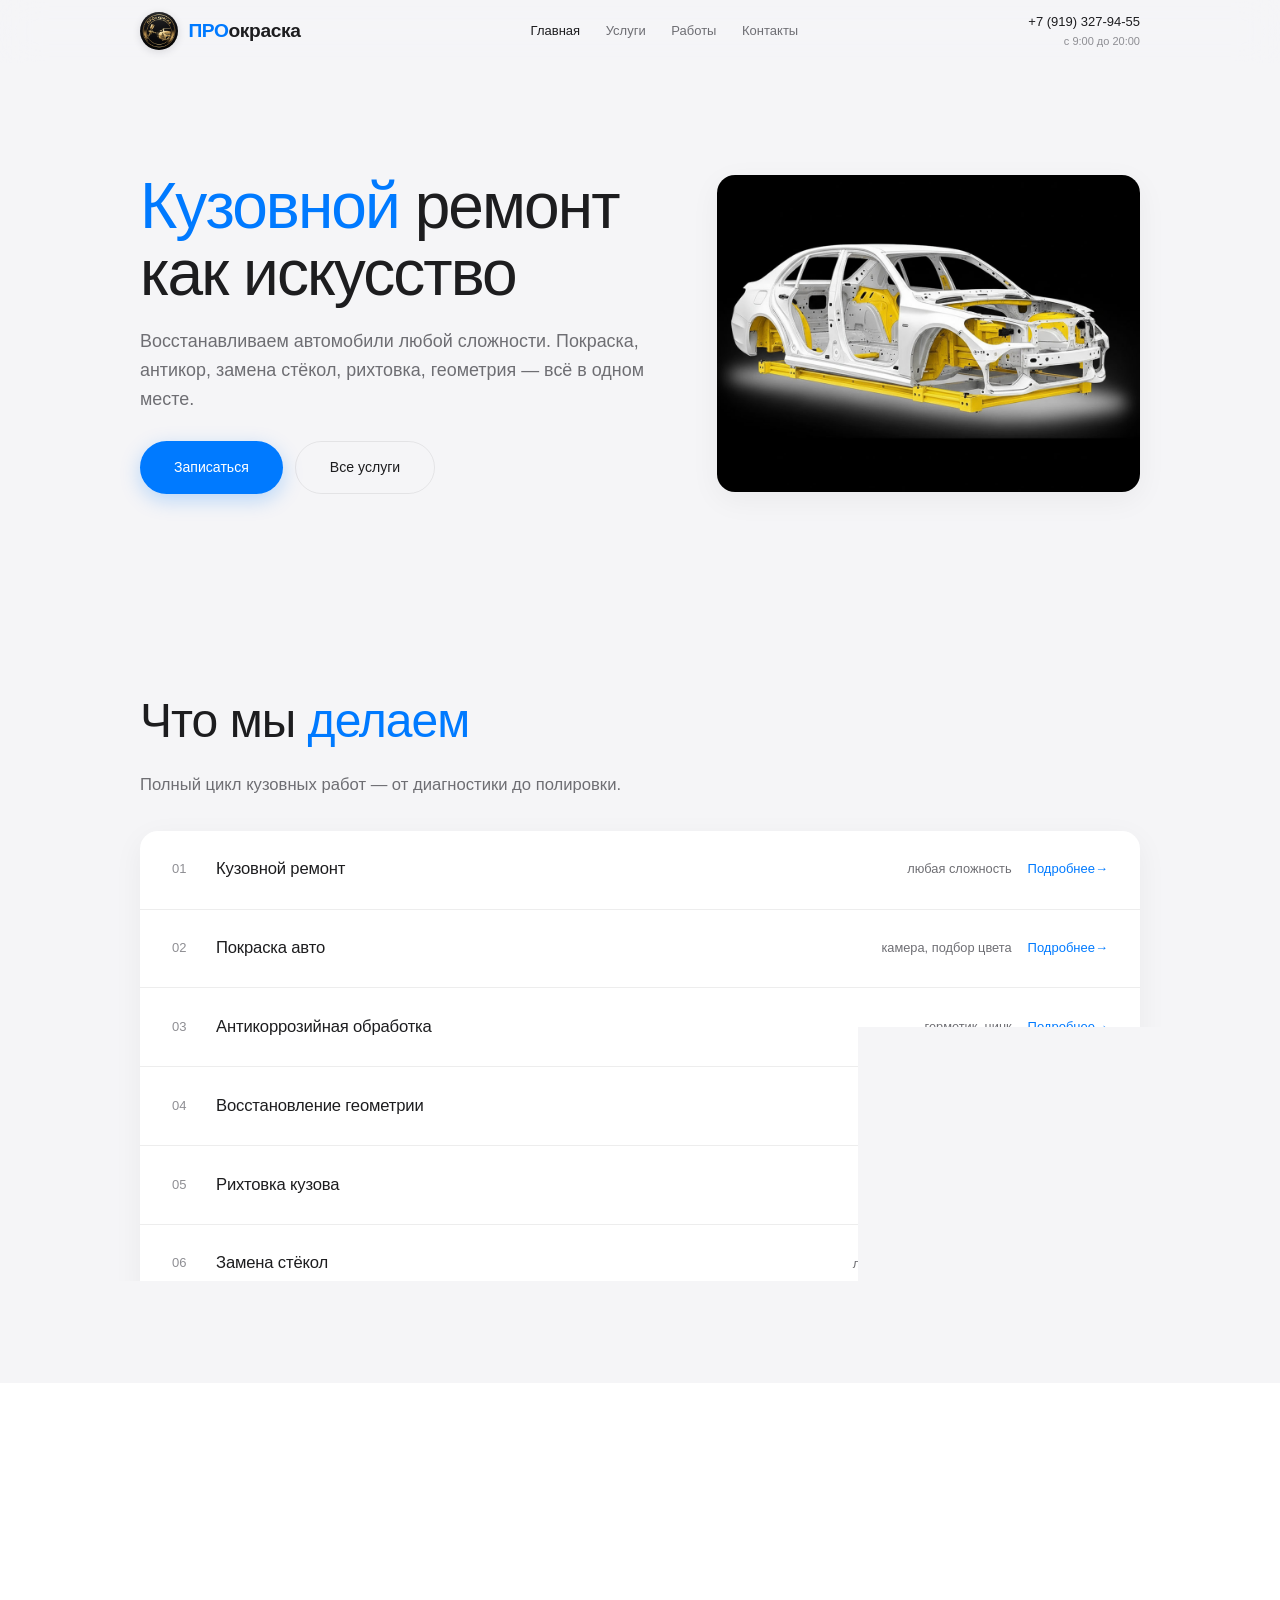
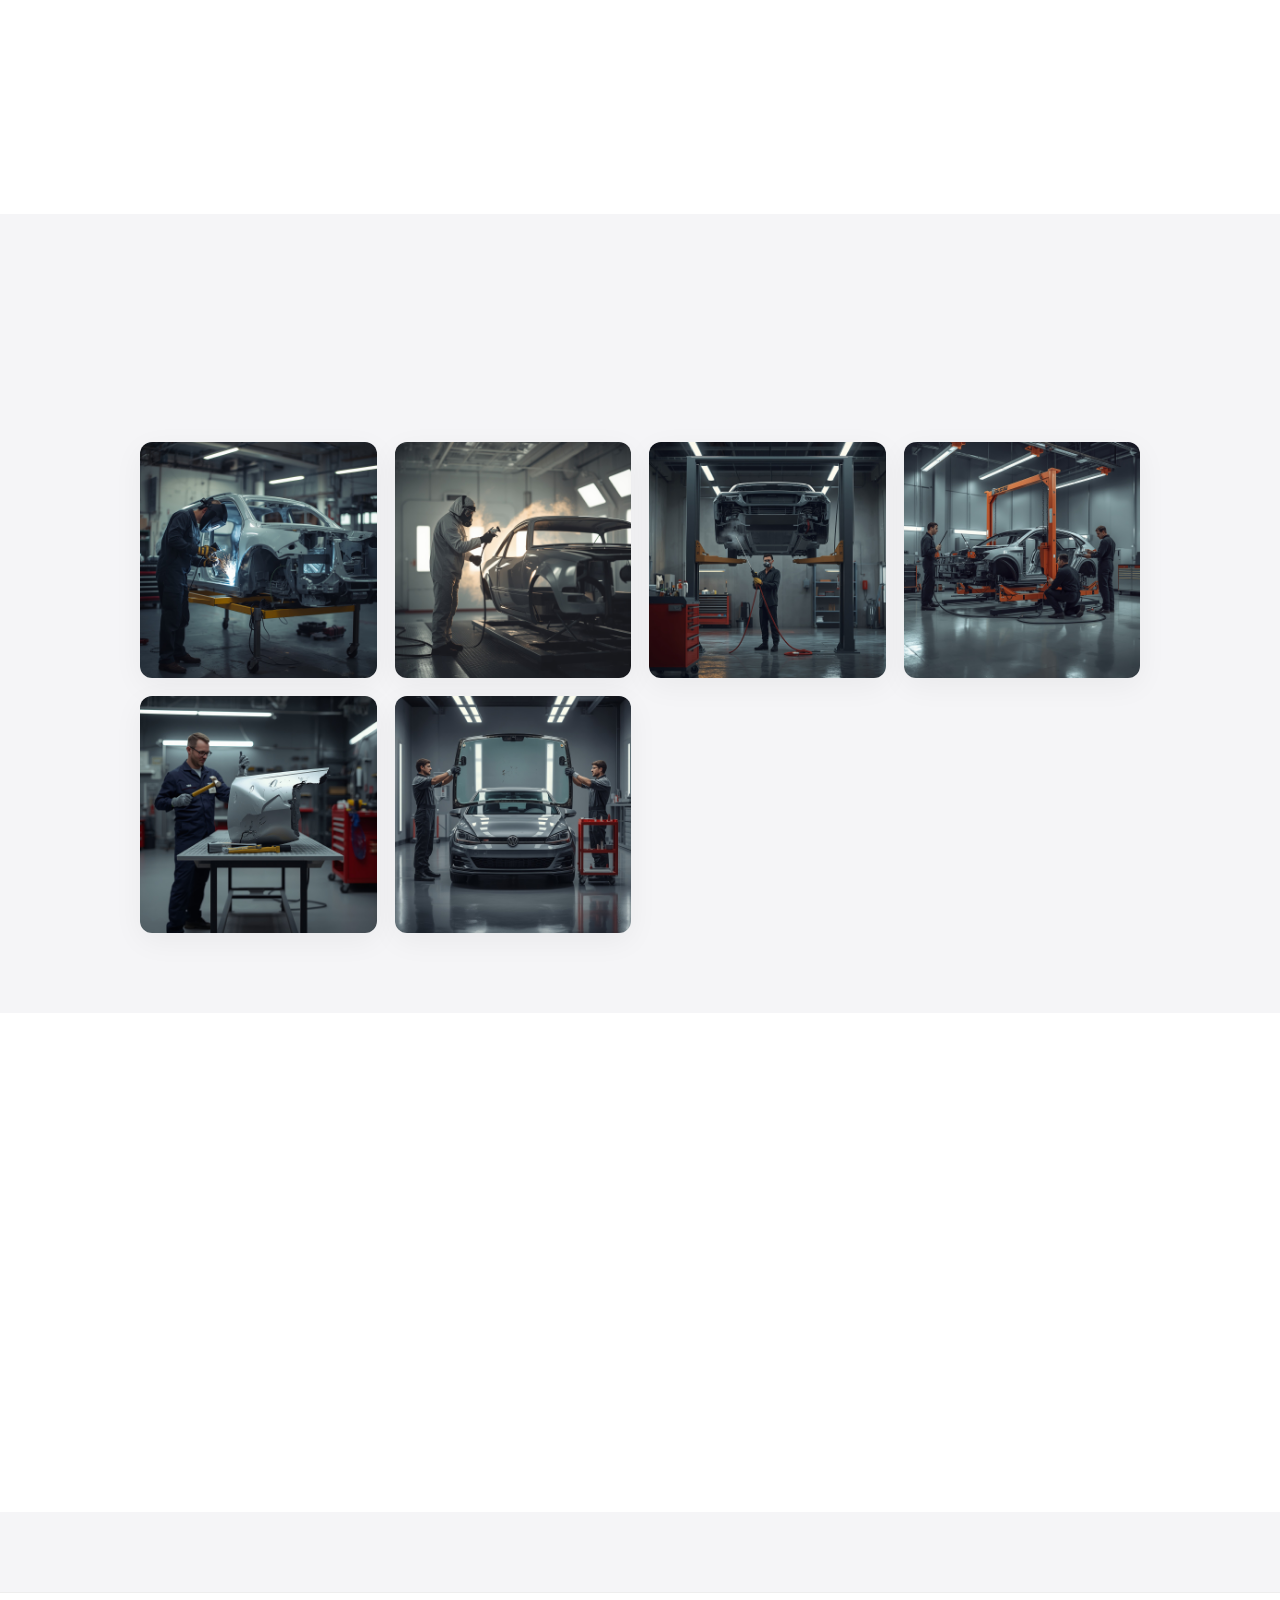
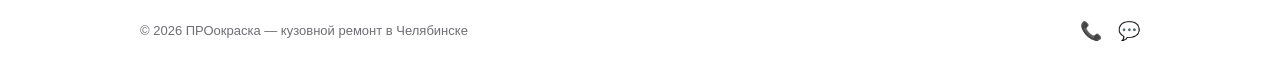
<file: index.html>
<!DOCTYPE html>
<html lang="ru">
<head>
<meta charset="UTF-8" />
<meta name="viewport" content="width=device-width, initial-scale=1.0, viewport-fit=cover" />
<title>ПРОокраска — кузовной ремонт и покраска в Челябинске</title>
<meta name="description" content="Кузовной ремонт, покраска, антикор, геометрия, рихтовка, замена стёкол в Челябинске. Томинская 1. Тел: +7 (919) 327-94-55." />
<link rel="icon" type="image/jpeg" href="Auto_1.JPG" />
<link rel="apple-touch-icon" href="Auto_1.JPG" />
<link rel="stylesheet" href="styles.css" />
</head>
<body>

<header class="header">
  <div class="container header-inner">
    <a class="logo" href="index.html">
      <img src="Auto_1.JPG" alt="ПРОокраска" class="logo-img" />
      <span class="logo-text"><span>ПРО</span>окраска</span>
    </a>
    <nav class="nav">
      <a href="index.html" class="active">Главная</a>
      <a href="services.html">Услуги</a>
      <a href="index.html#works">Работы</a>
      <a href="contacts.html">Контакты</a>
    </nav>
    <div class="header-phone">
      <a href="tel:+79193279455">+7 (919) 327-94-55</a>
      <small>с 9:00 до 20:00</small>
    </div>
  </div>
</header>

<section class="hero">
  <div class="container hero-grid">
    <div class="hero-content">
      <h1><span>Кузовной</span> ремонт<br />как искусство</h1>
      <p>Восстанавливаем автомобили любой сложности. Покраска, антикор, замена стёкол, рихтовка, геометрия — всё в одном месте.</p>
      <div class="hero-actions">
        <a href="tel:+79193279455" class="btn">Записаться</a>
        <a href="services.html" class="btn btn-outline">Все услуги</a>
      </div>
    </div>
    <div class="hero-image">
      <img src="1.JPG" alt="ПРОокраска — кузовной ремонт" />
    </div>
  </div>
</section>

<section class="section" id="services">
  <div class="container">
    <h2 class="section-title fade">Что мы <span>делаем</span></h2>
    <p class="section-sub fade">Полный цикл кузовных работ — от диагностики до полировки.</p>

    <div class="panel fade">
      <a class="panel-item" href="kuzov.html">
        <span class="num">01</span><span class="label">Кузовной ремонт</span>
        <span class="meta">любая сложность</span><span class="action">Подробнее</span>
      </a>
      <a class="panel-item" href="pokraska.html">
        <span class="num">02</span><span class="label">Покраска авто</span>
        <span class="meta">камера, подбор цвета</span><span class="action">Подробнее</span>
      </a>
      <a class="panel-item" href="antikor.html">
        <span class="num">03</span><span class="label">Антикоррозийная обработка</span>
        <span class="meta">герметик, цинк</span><span class="action">Подробнее</span>
      </a>
      <a class="panel-item" href="geometriya.html">
        <span class="num">04</span><span class="label">Восстановление геометрии</span>
        <span class="meta">стапель, замеры</span><span class="action">Подробнее</span>
      </a>
      <a class="panel-item" href="rihtovka.html">
        <span class="num">05</span><span class="label">Рихтовка кузова</span>
        <span class="meta">без шпаклёвки</span><span class="action">Подробнее</span>
      </a>
      <a class="panel-item" href="stekla.html">
        <span class="num">06</span><span class="label">Замена стёкол</span>
        <span class="meta">лобовые, боковые, задние</span><span class="action">Подробнее</span>
      </a>
    </div>
  </div>
</section>

<section class="section section-alt">
  <div class="container">
    <h2 class="section-title fade">Почему <span>мы</span></h2>
    <p class="section-sub fade">Мы не экономим на материалах и не торопимся — качество важнее.</p>
    <div class="grid-3">
      <div class="card fade fade-delay-1">
        <div class="card-body">
          <h3>Гарантия на работы</h3>
          <p>Отвечаем за результат — на все виды работ предоставляем гарантию.</p>
        </div>
      </div>
      <div class="card fade fade-delay-2">
        <div class="card-body">
          <h3>Материалы премиум-класса</h3>
          <p>Standox, Brulex, Sata — только проверенные бренды.</p>
        </div>
      </div>
      <div class="card fade fade-delay-3">
        <div class="card-body">
          <h3>Фотоотчёт по этапам</h3>
          <p>Держим вас в курсе — присылаем фото и видео каждого этапа ремонта.</p>
        </div>
      </div>
    </div>
  </div>
</section>

<section class="section" id="works">
  <div class="container">
    <h2 class="section-title fade">Наши <span>работы</span></h2>
    <p class="section-sub fade">Примеры восстановленных автомобилей. Нажмите, чтобы увеличить.</p>
    <div class="gallery">
      <div class="item fade fade-delay-1"><img src="2.JPG" alt="Кузовной ремонт" /></div>
      <div class="item fade fade-delay-2"><img src="3.JPG" alt="Покраска авто" /></div>
      <div class="item fade fade-delay-3"><img src="4.JPG" alt="Антикоррозийная обработка" /></div>
      <div class="item fade fade-delay-1"><img src="5.JPG" alt="Восстановление геометрии" /></div>
      <div class="item fade fade-delay-2"><img src="6.JPG" alt="Рихтовка кузова" /></div>
      <div class="item fade fade-delay-3"><img src="7.JPG" alt="Замена стёкол" /></div>
    </div>
  </div>
</section>

<section class="section section-alt">
  <div class="container">
    <div class="cta fade">
      <h2>Готовы обсудить ремонт вашего автомобиля?</h2>
      <p>Позвоните — ответим в течение 15 минут и подскажем по стоимости.</p>
      <a href="tel:+79193279455" class="btn">+7 (919) 327-94-55</a>
    </div>
  </div>
</section>

<footer class="footer">
  <div class="container footer-inner">
    <div>&copy; 2026 ПРОокраска — кузовной ремонт в Челябинске</div>
    <div class="footer-socials">
      <a href="tel:+79193279455" aria-label="Телефон">📞</a>
      <a href="https://wa.me/79193279455" target="_blank" aria-label="WhatsApp">💬</a>
    </div>
  </div>
</footer>

<script src="script.js"></script>
</body>
</html>
</file>
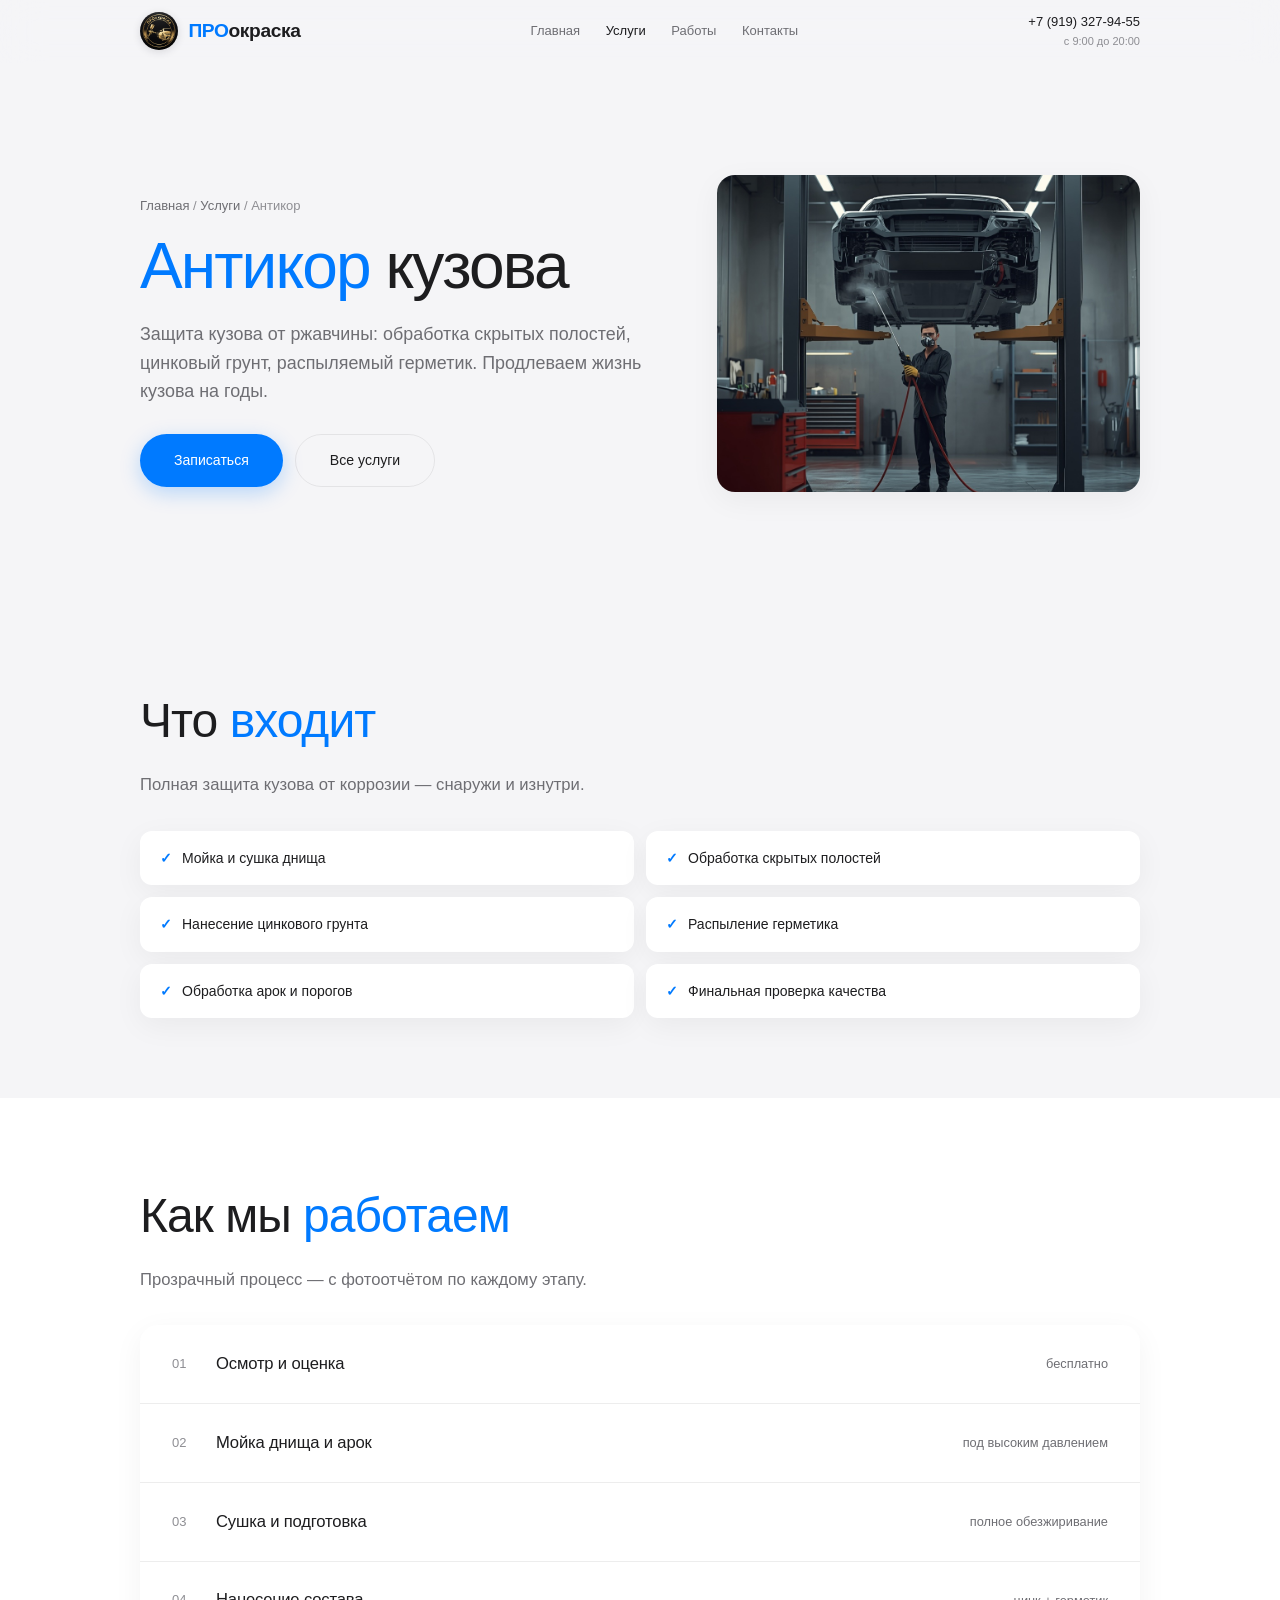
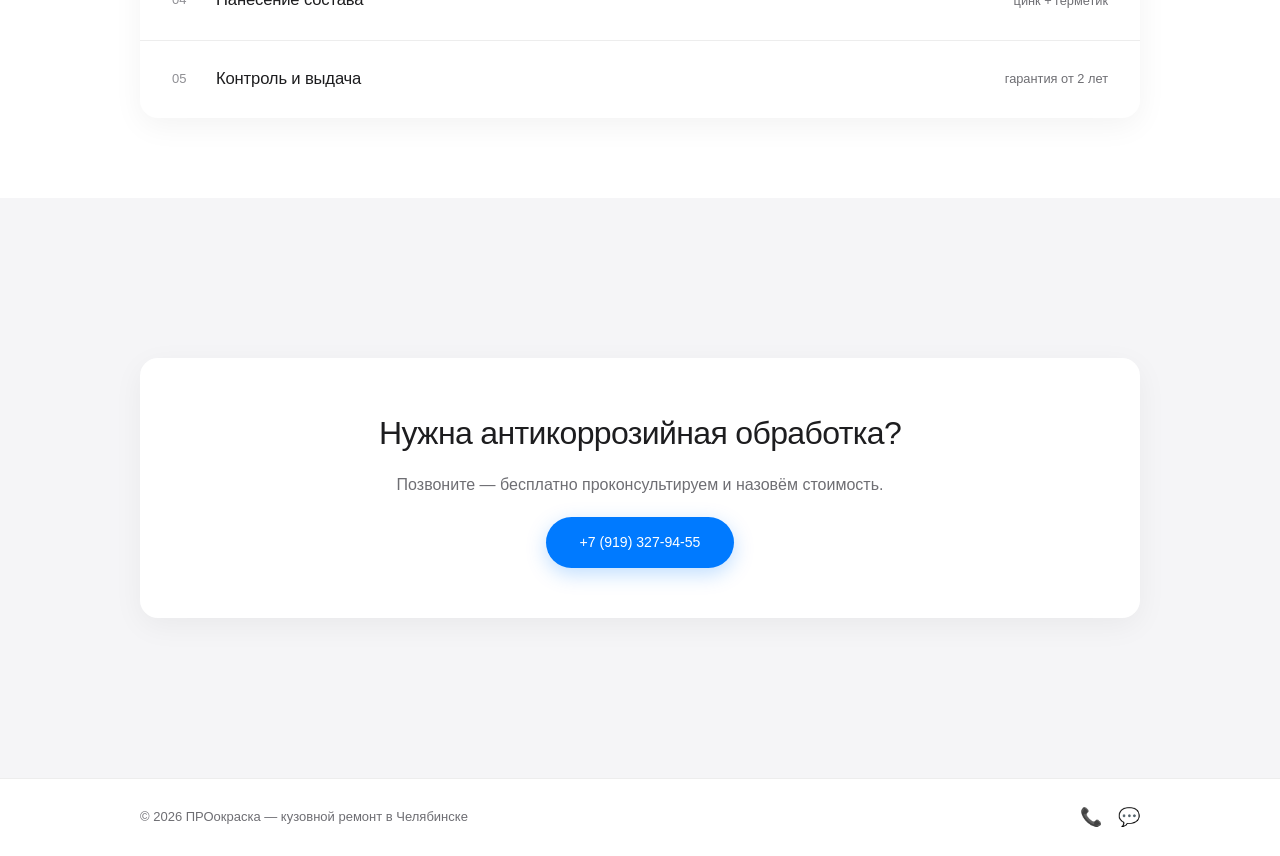
<file: antikor.html>
<!DOCTYPE html>
<html lang="ru">
<head>
<meta charset="UTF-8" />
<meta name="viewport" content="width=device-width, initial-scale=1.0, viewport-fit=cover" />
<title>Антикоррозийная обработка — ПРОокраска</title>
<meta name="description" content="Антикоррозийная обработка кузова в Челябинске: цинк, герметик, скрытые полости. Тел: +7 (919) 327-94-55." />
<link rel="icon" type="image/jpeg" href="Auto_1.JPG" />
<link rel="apple-touch-icon" href="Auto_1.JPG" />
<link rel="stylesheet" href="styles.css" />
</head>
<body>

<header class="header">
  <div class="container header-inner">
    <a class="logo" href="index.html">
      <img src="Auto_1.JPG" alt="ПРОокраска" class="logo-img" />
      <span class="logo-text"><span>ПРО</span>окраска</span>
    </a>
    <nav class="nav">
      <a href="index.html">Главная</a>
      <a href="services.html" class="active">Услуги</a>
      <a href="index.html#works">Работы</a>
      <a href="contacts.html">Контакты</a>
    </nav>
    <div class="header-phone">
      <a href="tel:+79193279455">+7 (919) 327-94-55</a>
      <small>с 9:00 до 20:00</small>
    </div>
  </div>
</header>

<section class="hero">
  <div class="container hero-grid">
    <div class="hero-content">
      <div class="breadcrumbs"><a href="index.html">Главная</a> / <a href="services.html">Услуги</a> / Антикор</div>
      <h1 style="margin-top:16px;"><span>Антикор</span> кузова</h1>
      <p>Защита кузова от ржавчины: обработка скрытых полостей, цинковый грунт, распыляемый герметик. Продлеваем жизнь кузова на годы.</p>
      <div class="hero-actions">
        <a href="tel:+79193279455" class="btn">Записаться</a>
        <a href="services.html" class="btn btn-outline">Все услуги</a>
      </div>
    </div>
    <div class="hero-image">
      <img src="4.JPG" alt="Антикоррозийная обработка" />
    </div>
  </div>
</section>

<section class="section">
  <div class="container">
    <h2 class="section-title fade">Что <span>входит</span></h2>
    <p class="section-sub fade">Полная защита кузова от коррозии — снаружи и изнутри.</p>
    <div class="feature-list fade">
      <div class="feat">Мойка и сушка днища</div>
      <div class="feat">Обработка скрытых полостей</div>
      <div class="feat">Нанесение цинкового грунта</div>
      <div class="feat">Распыление герметика</div>
      <div class="feat">Обработка арок и порогов</div>
      <div class="feat">Финальная проверка качества</div>
    </div>
  </div>
</section>

<section class="section section-alt">
  <div class="container">
    <h2 class="section-title fade">Как мы <span>работаем</span></h2>
    <p class="section-sub fade">Прозрачный процесс — с фотоотчётом по каждому этапу.</p>
    <div class="panel fade">
      <div class="panel-item"><span class="num">01</span><span class="label">Осмотр и оценка</span><span class="meta">бесплатно</span></div>
      <div class="panel-item"><span class="num">02</span><span class="label">Мойка днища и арок</span><span class="meta">под высоким давлением</span></div>
      <div class="panel-item"><span class="num">03</span><span class="label">Сушка и подготовка</span><span class="meta">полное обезжиривание</span></div>
      <div class="panel-item"><span class="num">04</span><span class="label">Нанесение состава</span><span class="meta">цинк + герметик</span></div>
      <div class="panel-item"><span class="num">05</span><span class="label">Контроль и выдача</span><span class="meta">гарантия от 2 лет</span></div>
    </div>
  </div>
</section>

<section class="section">
  <div class="container">
    <div class="cta fade">
      <h2>Нужна антикоррозийная обработка?</h2>
      <p>Позвоните — бесплатно проконсультируем и назовём стоимость.</p>
      <a href="tel:+79193279455" class="btn">+7 (919) 327-94-55</a>
    </div>
  </div>
</section>

<footer class="footer">
  <div class="container footer-inner">
    <div>&copy; 2026 ПРОокраска — кузовной ремонт в Челябинске</div>
    <div class="footer-socials">
      <a href="tel:+79193279455">📞</a>
      <a href="https://wa.me/79193279455" target="_blank">💬</a>
    </div>
  </div>
</footer>

<script src="script.js"></script>
</body>
</html>
</file>
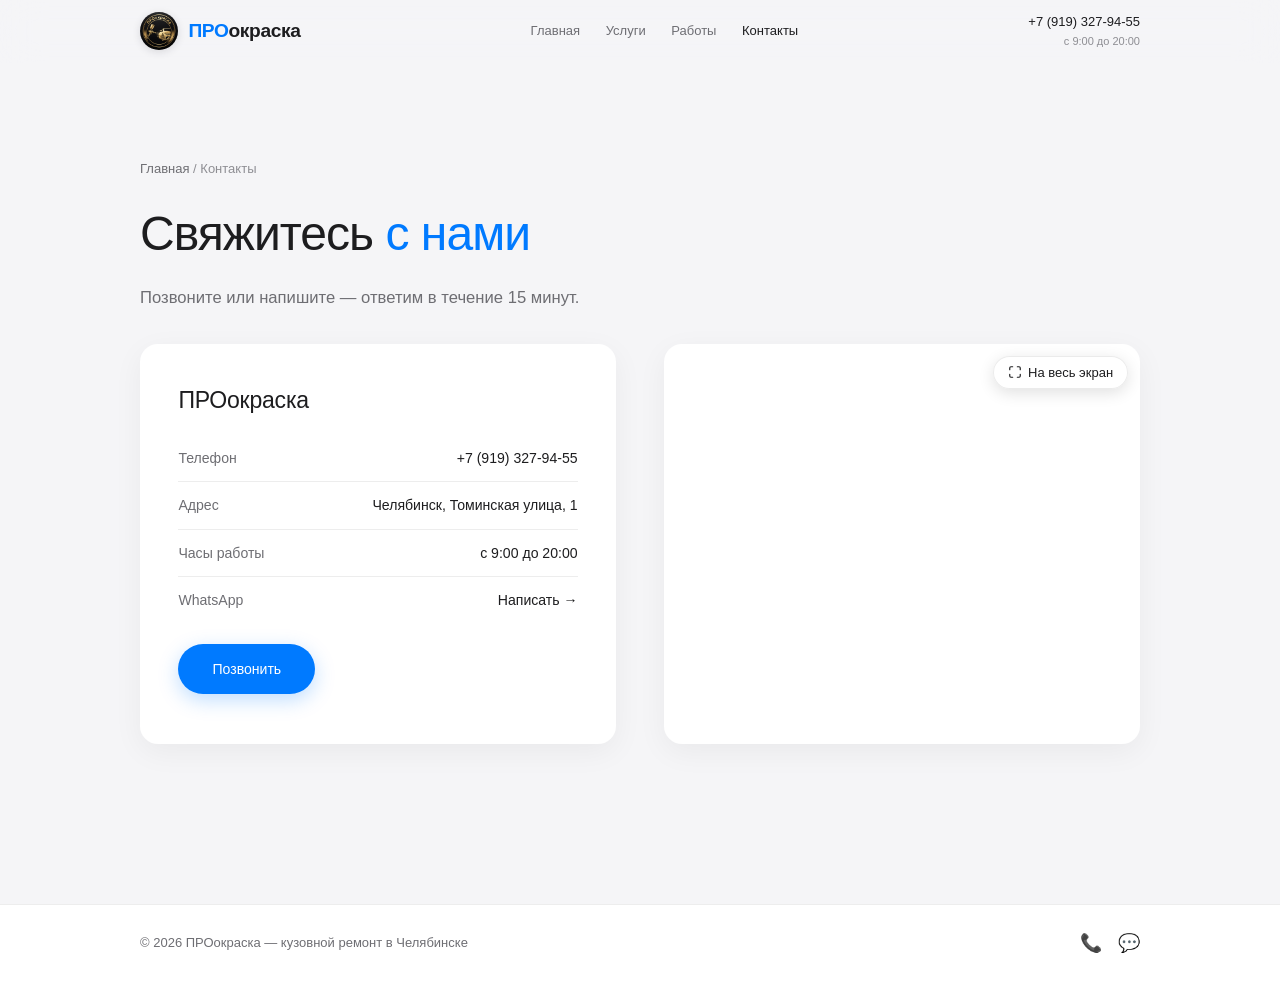
<file: contacts.html>
<!DOCTYPE html>
<html lang="ru">
<head>
<meta charset="UTF-8" />
<meta name="viewport" content="width=device-width, initial-scale=1.0, viewport-fit=cover" />
<title>Контакты — ПРОокраска</title>
<meta name="description" content="Контакты ПРОокраска: Челябинск, Томинская улица, 1. Тел: +7 (919) 327-94-55." />
<link rel="icon" type="image/jpeg" href="Auto_1.JPG" />
<link rel="apple-touch-icon" href="Auto_1.JPG" />
<link rel="stylesheet" href="styles.css" />
<style>
  .map {
    padding: 0 !important;
    overflow: hidden;
    min-height: 400px;
    position: relative;
  }
  .map iframe {
    display: block;
    width: 100%;
    height: 100%;
    min-height: 400px;
    border: none;
  }
  .map-fullscreen-btn {
    position: absolute;
    top: 12px;
    right: 12px;
    z-index: 10;
    display: inline-flex;
    align-items: center;
    gap: 6px;
    padding: 8px 14px;
    border-radius: 980px;
    background: rgba(255, 255, 255, 0.9);
    backdrop-filter: blur(20px);
    -webkit-backdrop-filter: blur(20px);
    border: 1px solid rgba(0, 0, 0, 0.08);
    color: #1d1d1f;
    font-size: 13px;
    font-weight: 500;
    font-family: inherit;
    cursor: pointer;
    box-shadow: 0 4px 16px rgba(0, 0, 0, 0.12);
    transition: transform 0.15s, box-shadow 0.2s, background 0.2s;
  }
  .map-fullscreen-btn:hover {
    background: #ffffff;
    transform: scale(1.04);
    box-shadow: 0 8px 24px rgba(0, 0, 0, 0.18);
  }
  .map-fullscreen-btn:active { transform: scale(0.96); }
  .map-fullscreen-btn svg { width: 14px; height: 14px; }
  @media (prefers-color-scheme: dark) {
    .map-fullscreen-btn {
      background: rgba(44, 44, 46, 0.9);
      color: #f5f5f7;
      border-color: rgba(255, 255, 255, 0.1);
    }
    .map-fullscreen-btn:hover { background: #3a3a3c; }
  }
  .map.is-fullscreen {
    position: fixed !important;
    inset: 0 !important;
    width: 100vw !important;
    height: 100vh !important;
    min-height: 100vh !important;
    border-radius: 0 !important;
    z-index: 9999;
    box-shadow: none;
  }
  .map.is-fullscreen iframe {
    min-height: 100vh !important;
    height: 100vh !important;
  }
  .map.is-fullscreen .map-fullscreen-btn {
    top: 20px;
    right: 20px;
    padding: 10px 18px;
    font-size: 14px;
    background: rgba(0, 0, 0, 0.75);
    color: #fff;
    border-color: rgba(255, 255, 255, 0.15);
  }
  .map.is-fullscreen .map-fullscreen-btn:hover {
    background: rgba(0, 0, 0, 0.9);
  }
  body.map-locked { overflow: hidden; }
</style>
</head>
<body>

<header class="header">
  <div class="container header-inner">
    <a class="logo" href="index.html">
      <img src="Auto_1.JPG" alt="ПРОокраска" class="logo-img" />
      <span class="logo-text"><span>ПРО</span>окраска</span>
    </a>
    <nav class="nav">
      <a href="index.html">Главная</a>
      <a href="services.html">Услуги</a>
      <a href="index.html#works">Работы</a>
      <a href="contacts.html" class="active">Контакты</a>
    </nav>
    <div class="header-phone">
      <a href="tel:+79193279455">+7 (919) 327-94-55</a>
      <small>с 9:00 до 20:00</small>
    </div>
  </div>
</header>

<section class="section">
  <div class="container">
    <div class="breadcrumbs"><a href="index.html">Главная</a> / Контакты</div>
    <h1 class="section-title fade" style="margin-top:16px;">Свяжитесь <span>с нами</span></h1>
    <p class="section-sub fade">Позвоните или напишите — ответим в течение 15 минут.</p>

    <div class="contact-grid">
      <div class="contact-card fade">
        <h3>ПРОокраска</h3>
        <div class="row"><span class="k">Телефон</span><span class="v"><a href="tel:+79193279455">+7 (919) 327-94-55</a></span></div>
        <div class="row"><span class="k">Адрес</span><span class="v">Челябинск, Томинская улица, 1</span></div>
        <div class="row"><span class="k">Часы работы</span><span class="v">с 9:00 до 20:00</span></div>
        <div class="row"><span class="k">WhatsApp</span><span class="v"><a href="https://wa.me/79193279455" target="_blank">Написать →</a></span></div>
        <a href="tel:+79193279455" class="btn" style="margin-top:20px;">Позвонить</a>
      </div>

      <div class="map fade" id="mapBlock">
        <button type="button" class="map-fullscreen-btn" id="mapFullscreenBtn" aria-label="Открыть карту на весь экран">
          <svg viewBox="0 0 24 24" fill="none" stroke="currentColor" stroke-width="2" stroke-linecap="round" stroke-linejoin="round">
            <path d="M8 3H5a2 2 0 0 0-2 2v3M21 8V5a2 2 0 0 0-2-2h-3M3 16v3a2 2 0 0 0 2 2h3M16 21h3a2 2 0 0 0 2-2v-3"/>
          </svg>
          <span id="mapFullscreenText">На весь экран</span>
        </button>
        <iframe id="map_360237289" frameborder="0" width="100%" height="600px" src="https://makemap.2gis.ru/widget?data=[base64]" sandbox="allow-modals allow-forms allow-scripts allow-same-origin allow-popups allow-top-navigation-by-user-activation"></iframe>
      </div>
    </div>
  </div>
</section>

<footer class="footer">
  <div class="container footer-inner">
    <div>&copy; 2026 ПРОокраска — кузовной ремонт в Челябинске</div>
    <div class="footer-socials">
      <a href="tel:+79193279455">📞</a>
      <a href="https://wa.me/79193279455" target="_blank">💬</a>
    </div>
  </div>
</footer>

<script src="script.js"></script>

<script>
  (function() {
    const mapBlock = document.getElementById('mapBlock');
    const btn = document.getElementById('mapFullscreenBtn');
    const btnText = document.getElementById('mapFullscreenText');
    if (!mapBlock || !btn) return;

    btn.addEventListener('click', function(e) {
      e.preventDefault();
      e.stopPropagation();

      const isFull = mapBlock.classList.toggle('is-fullscreen');
      document.body.classList.toggle('map-locked', isFull);
      btnText.textContent = isFull ? 'Закрыть' : 'На весь экран';

      const svg = btn.querySelector('svg');
      if (isFull) {
        svg.innerHTML = '<path d="M8 3v3a2 2 0 0 1-2 2H3M21 8h-3a2 2 0 0 1-2-2V3M3 16h3a2 2 0 0 1 2 2v3M16 21v-3a2 2 0 0 1 2-2h3"/>';
      } else {
        svg.innerHTML = '<path d="M8 3H5a2 2 0 0 0-2 2v3M21 8V5a2 2 0 0 0-2-2h-3M3 16v3a2 2 0 0 0 2 2h3M16 21h3a2 2 0 0 0 2-2v-3"/>';
      }
    });

    document.addEventListener('keydown', function(e) {
      if (e.key === 'Escape' && mapBlock.classList.contains('is-fullscreen')) {
        mapBlock.classList.remove('is-fullscreen');
        document.body.classList.remove('map-locked');
        btnText.textContent = 'На весь экран';
        const svg = btn.querySelector('svg');
        svg.innerHTML = '<path d="M8 3H5a2 2 0 0 0-2 2v3M21 8V5a2 2 0 0 0-2-2h-3M3 16v3a2 2 0 0 0 2 2h3M16 21h3a2 2 0 0 0 2-2v-3"/>';
      }
    });
  })();
</script>

</body>
</html>
</file>
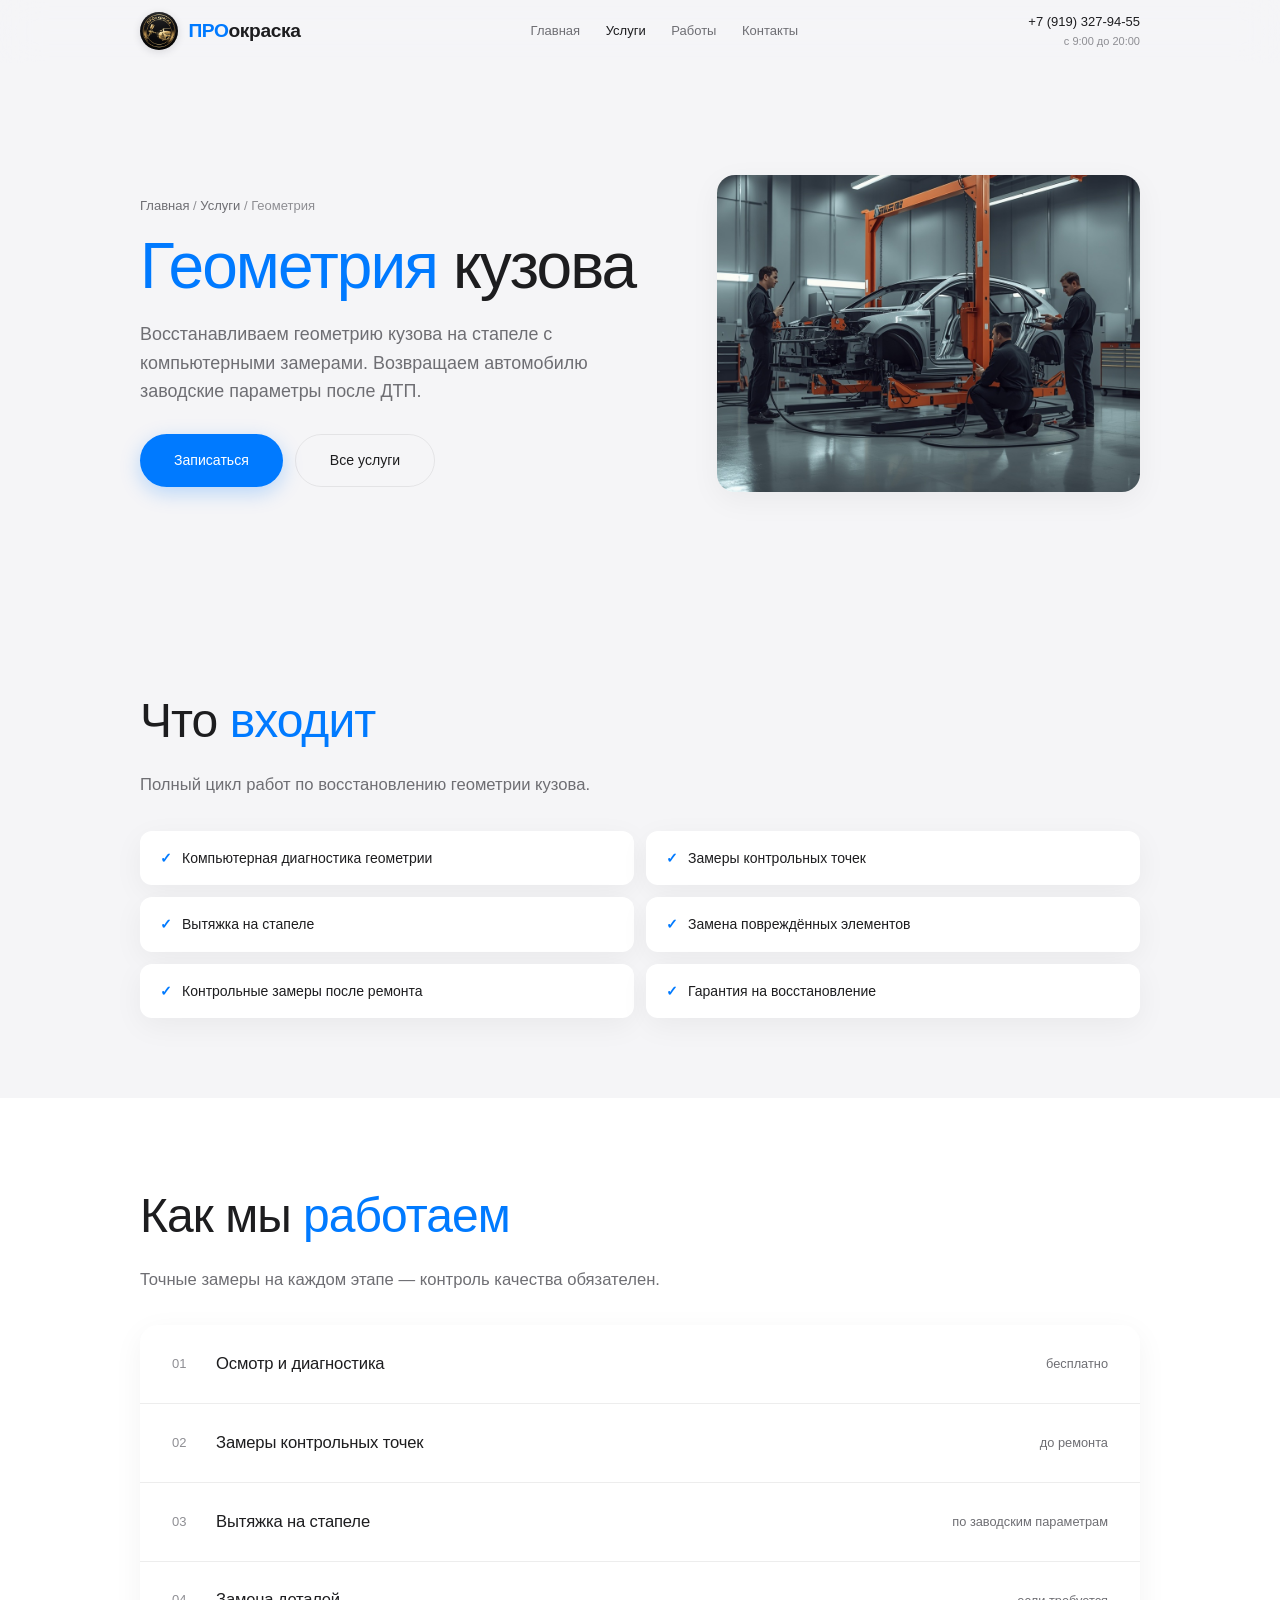
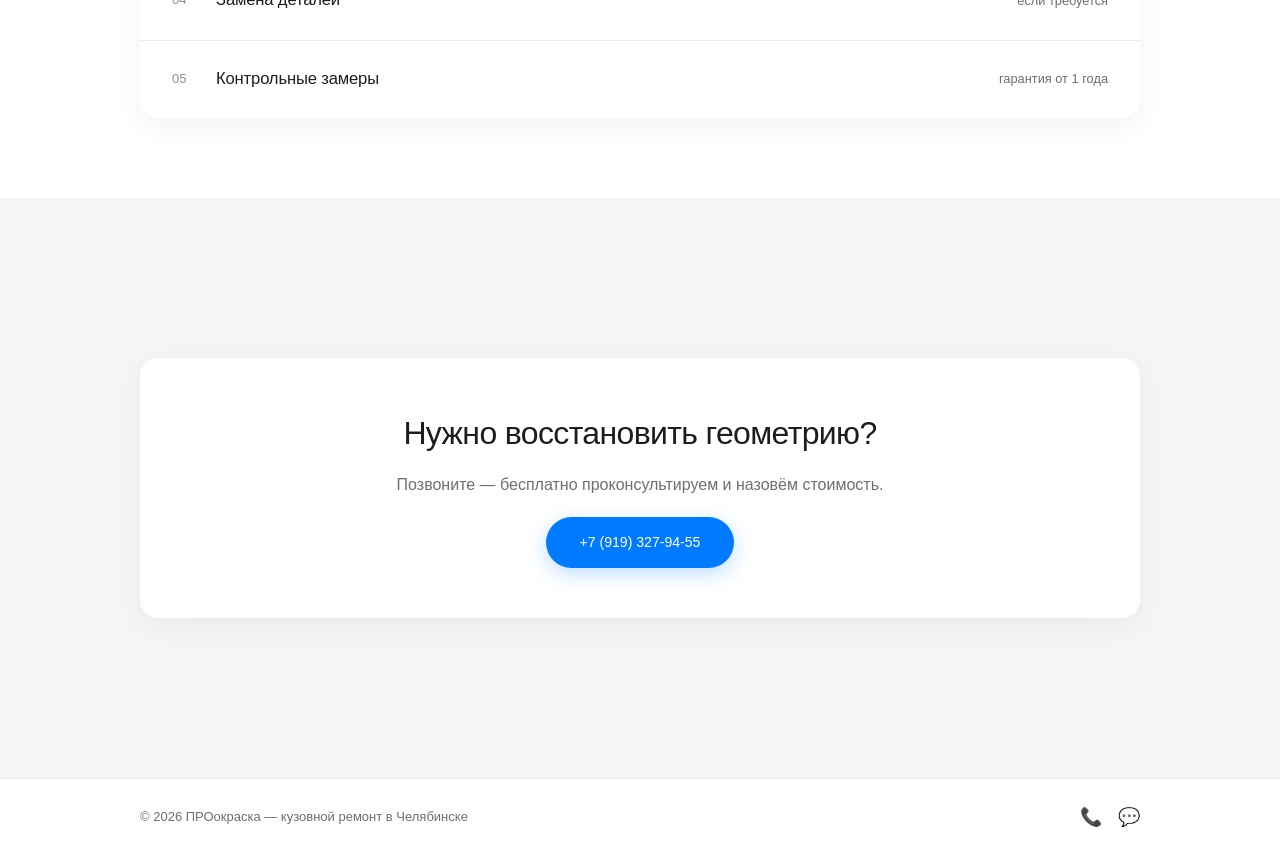
<file: geometriya.html>
<!DOCTYPE html>
<html lang="ru">
<head>
<meta charset="UTF-8" />
<meta name="viewport" content="width=device-width, initial-scale=1.0, viewport-fit=cover" />
<title>Восстановление геометрии кузова — ПРОокраска</title>
<meta name="description" content="Восстановление геометрии кузова в Челябинске на стапеле. Тел: +7 (919) 327-94-55." />
<link rel="icon" type="image/jpeg" href="Auto_1.JPG" />
<link rel="apple-touch-icon" href="Auto_1.JPG" />
<link rel="stylesheet" href="styles.css" />
</head>
<body>

<header class="header">
  <div class="container header-inner">
    <a class="logo" href="index.html">
      <img src="Auto_1.JPG" alt="ПРОокраска" class="logo-img" />
      <span class="logo-text"><span>ПРО</span>окраска</span>
    </a>
    <nav class="nav">
      <a href="index.html">Главная</a>
      <a href="services.html" class="active">Услуги</a>
      <a href="index.html#works">Работы</a>
      <a href="contacts.html">Контакты</a>
    </nav>
    <div class="header-phone">
      <a href="tel:+79193279455">+7 (919) 327-94-55</a>
      <small>с 9:00 до 20:00</small>
    </div>
  </div>
</header>

<section class="hero">
  <div class="container hero-grid">
    <div class="hero-content">
      <div class="breadcrumbs"><a href="index.html">Главная</a> / <a href="services.html">Услуги</a> / Геометрия</div>
      <h1 style="margin-top:16px;"><span>Геометрия</span> кузова</h1>
      <p>Восстанавливаем геометрию кузова на стапеле с компьютерными замерами. Возвращаем автомобилю заводские параметры после ДТП.</p>
      <div class="hero-actions">
        <a href="tel:+79193279455" class="btn">Записаться</a>
        <a href="services.html" class="btn btn-outline">Все услуги</a>
      </div>
    </div>
    <div class="hero-image">
      <img src="5.JPG" alt="Восстановление геометрии" />
    </div>
  </div>
</section>

<section class="section">
  <div class="container">
    <h2 class="section-title fade">Что <span>входит</span></h2>
    <p class="section-sub fade">Полный цикл работ по восстановлению геометрии кузова.</p>
    <div class="feature-list fade">
      <div class="feat">Компьютерная диагностика геометрии</div>
      <div class="feat">Замеры контрольных точек</div>
      <div class="feat">Вытяжка на стапеле</div>
      <div class="feat">Замена повреждённых элементов</div>
      <div class="feat">Контрольные замеры после ремонта</div>
      <div class="feat">Гарантия на восстановление</div>
    </div>
  </div>
</section>

<section class="section section-alt">
  <div class="container">
    <h2 class="section-title fade">Как мы <span>работаем</span></h2>
    <p class="section-sub fade">Точные замеры на каждом этапе — контроль качества обязателен.</p>
    <div class="panel fade">
      <div class="panel-item"><span class="num">01</span><span class="label">Осмотр и диагностика</span><span class="meta">бесплатно</span></div>
      <div class="panel-item"><span class="num">02</span><span class="label">Замеры контрольных точек</span><span class="meta">до ремонта</span></div>
      <div class="panel-item"><span class="num">03</span><span class="label">Вытяжка на стапеле</span><span class="meta">по заводским параметрам</span></div>
      <div class="panel-item"><span class="num">04</span><span class="label">Замена деталей</span><span class="meta">если требуется</span></div>
      <div class="panel-item"><span class="num">05</span><span class="label">Контрольные замеры</span><span class="meta">гарантия от 1 года</span></div>
    </div>
  </div>
</section>

<section class="section">
  <div class="container">
    <div class="cta fade">
      <h2>Нужно восстановить геометрию?</h2>
      <p>Позвоните — бесплатно проконсультируем и назовём стоимость.</p>
      <a href="tel:+79193279455" class="btn">+7 (919) 327-94-55</a>
    </div>
  </div>
</section>

<footer class="footer">
  <div class="container footer-inner">
    <div>&copy; 2026 ПРОокраска — кузовной ремонт в Челябинске</div>
    <div class="footer-socials">
      <a href="tel:+79193279455">📞</a>
      <a href="https://wa.me/79193279455" target="_blank">💬</a>
    </div>
  </div>
</footer>

<script src="script.js"></script>
</body>
</html>
</file>
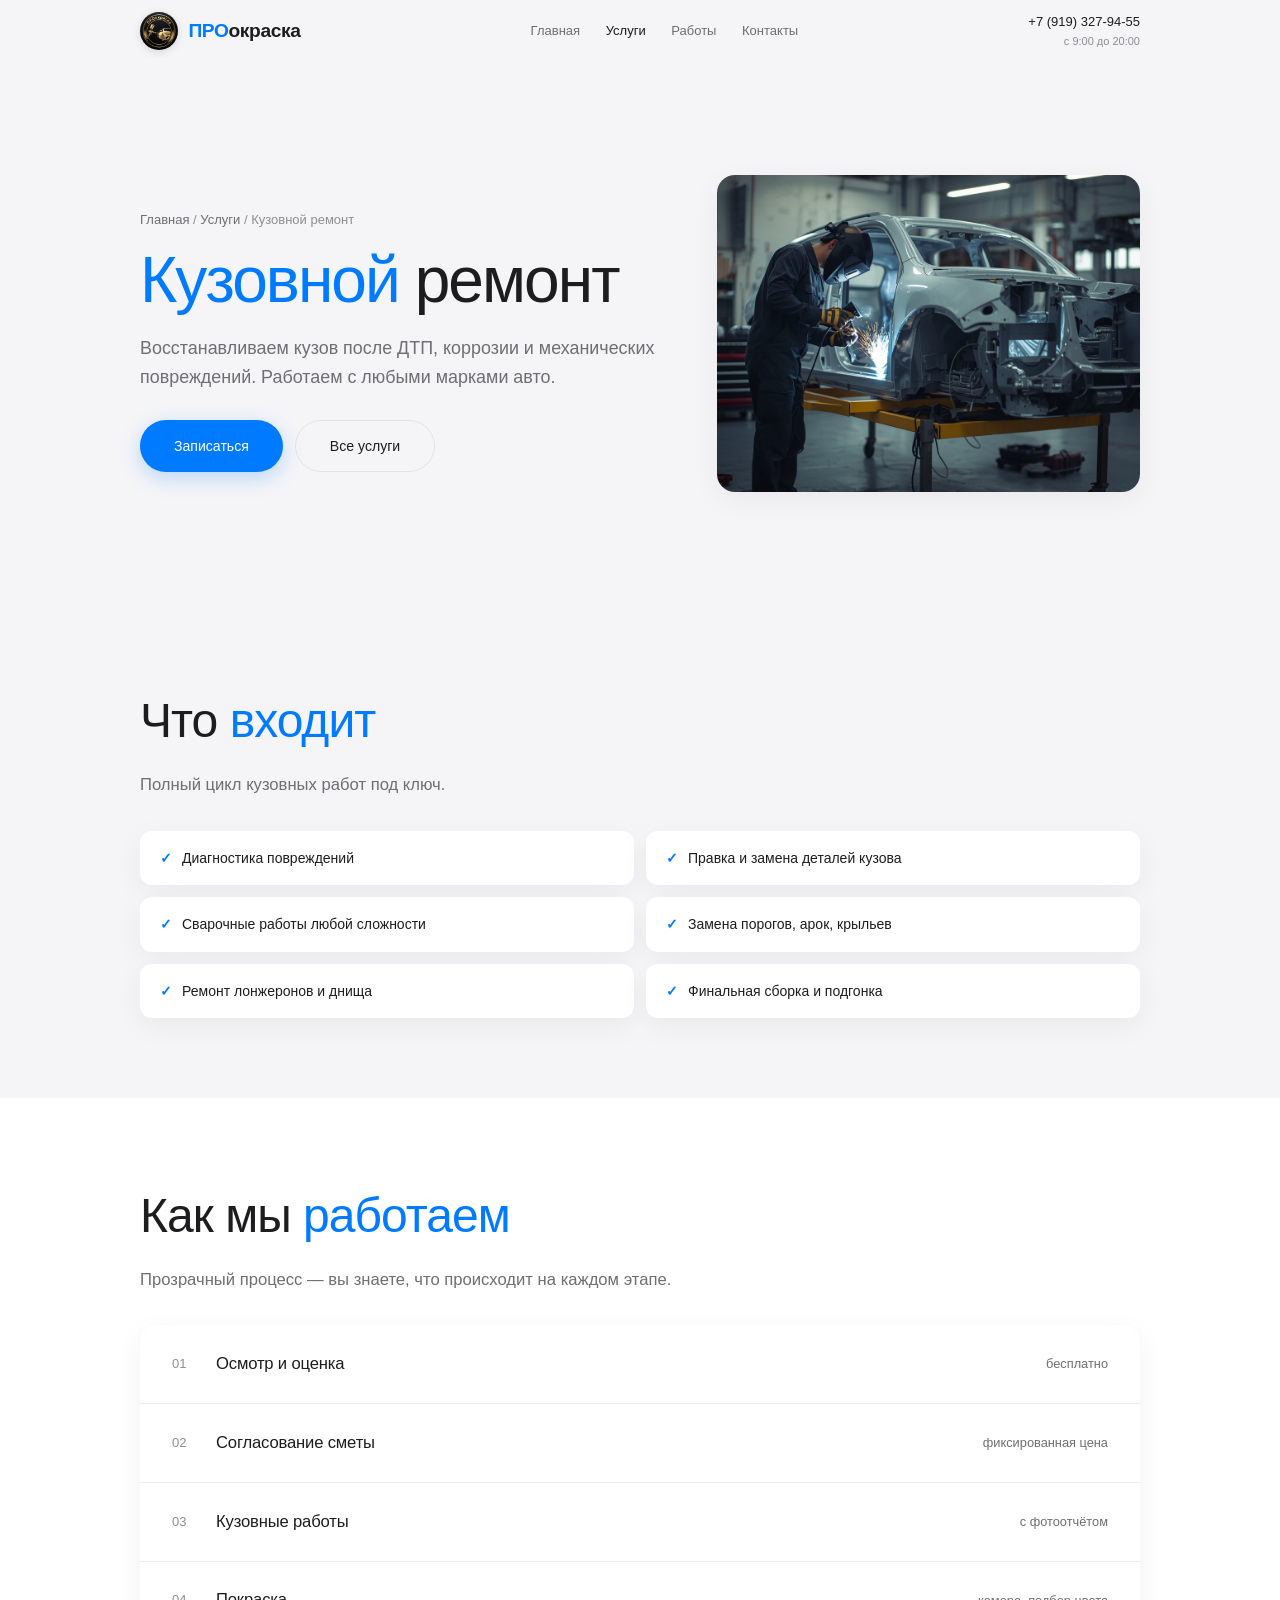
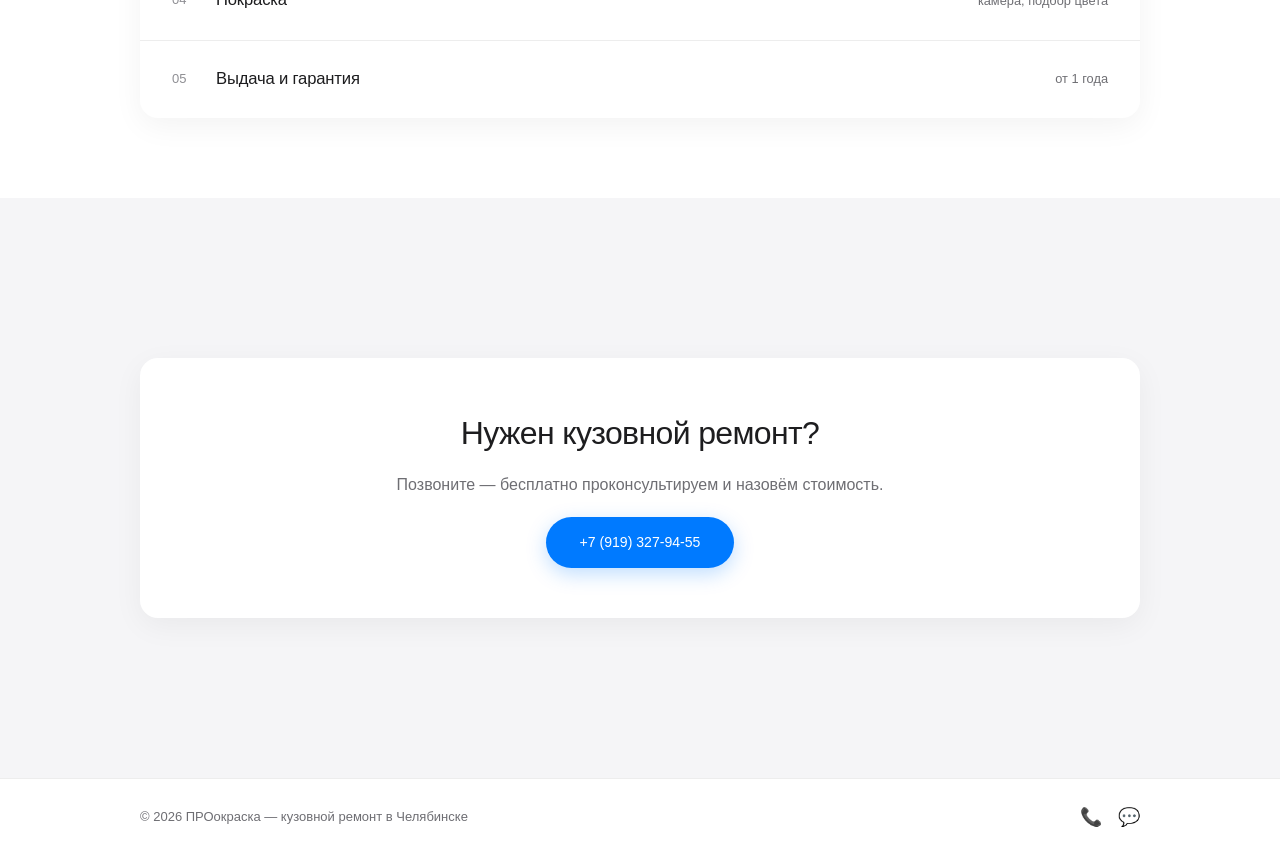
<file: kuzov.html>
<!DOCTYPE html>
<html lang="ru">
<head>
<meta charset="UTF-8" />
<meta name="viewport" content="width=device-width, initial-scale=1.0, viewport-fit=cover" />
<title>Кузовной ремонт в Челябинске — ПРОокраска</title>
<meta name="description" content="Кузовной ремонт автомобилей любой сложности в Челябинске. Томинская 1. Тел: +7 (919) 327-94-55." />
<link rel="icon" type="image/jpeg" href="Auto_1.JPG" />
<link rel="apple-touch-icon" href="Auto_1.JPG" />
<link rel="stylesheet" href="styles.css" />
</head>
<body>

<header class="header">
  <div class="container header-inner">
    <a class="logo" href="index.html">
      <img src="Auto_1.JPG" alt="ПРОокраска" class="logo-img" />
      <span class="logo-text"><span>ПРО</span>окраска</span>
    </a>
    <nav class="nav">
      <a href="index.html">Главная</a>
      <a href="services.html" class="active">Услуги</a>
      <a href="index.html#works">Работы</a>
      <a href="contacts.html">Контакты</a>
    </nav>
    <div class="header-phone">
      <a href="tel:+79193279455">+7 (919) 327-94-55</a>
      <small>с 9:00 до 20:00</small>
    </div>
  </div>
</header>

<section class="hero">
  <div class="container hero-grid">
    <div class="hero-content">
      <div class="breadcrumbs"><a href="index.html">Главная</a> / <a href="services.html">Услуги</a> / Кузовной ремонт</div>
      <h1 style="margin-top:16px;"><span>Кузовной</span> ремонт</h1>
      <p>Восстанавливаем кузов после ДТП, коррозии и механических повреждений. Работаем с любыми марками авто.</p>
      <div class="hero-actions">
        <a href="tel:+79193279455" class="btn">Записаться</a>
        <a href="services.html" class="btn btn-outline">Все услуги</a>
      </div>
    </div>
    <div class="hero-image">
      <img src="2.JPG" alt="Кузовной ремонт" />
    </div>
  </div>
</section>

<section class="section">
  <div class="container">
    <h2 class="section-title fade">Что <span>входит</span></h2>
    <p class="section-sub fade">Полный цикл кузовных работ под ключ.</p>
    <div class="feature-list fade">
      <div class="feat">Диагностика повреждений</div>
      <div class="feat">Правка и замена деталей кузова</div>
      <div class="feat">Сварочные работы любой сложности</div>
      <div class="feat">Замена порогов, арок, крыльев</div>
      <div class="feat">Ремонт лонжеронов и днища</div>
      <div class="feat">Финальная сборка и подгонка</div>
    </div>
  </div>
</section>

<section class="section section-alt">
  <div class="container">
    <h2 class="section-title fade">Как мы <span>работаем</span></h2>
    <p class="section-sub fade">Прозрачный процесс — вы знаете, что происходит на каждом этапе.</p>
    <div class="panel fade">
      <div class="panel-item"><span class="num">01</span><span class="label">Осмотр и оценка</span><span class="meta">бесплатно</span></div>
      <div class="panel-item"><span class="num">02</span><span class="label">Согласование сметы</span><span class="meta">фиксированная цена</span></div>
      <div class="panel-item"><span class="num">03</span><span class="label">Кузовные работы</span><span class="meta">с фотоотчётом</span></div>
      <div class="panel-item"><span class="num">04</span><span class="label">Покраска</span><span class="meta">камера, подбор цвета</span></div>
      <div class="panel-item"><span class="num">05</span><span class="label">Выдача и гарантия</span><span class="meta">от 1 года</span></div>
    </div>
  </div>
</section>

<section class="section">
  <div class="container">
    <div class="cta fade">
      <h2>Нужен кузовной ремонт?</h2>
      <p>Позвоните — бесплатно проконсультируем и назовём стоимость.</p>
      <a href="tel:+79193279455" class="btn">+7 (919) 327-94-55</a>
    </div>
  </div>
</section>

<footer class="footer">
  <div class="container footer-inner">
    <div>&copy; 2026 ПРОокраска — кузовной ремонт в Челябинске</div>
    <div class="footer-socials">
      <a href="tel:+79193279455">📞</a>
      <a href="https://wa.me/79193279455" target="_blank">💬</a>
    </div>
  </div>
</footer>

<script src="script.js"></script>
</body>
</html>
</file>
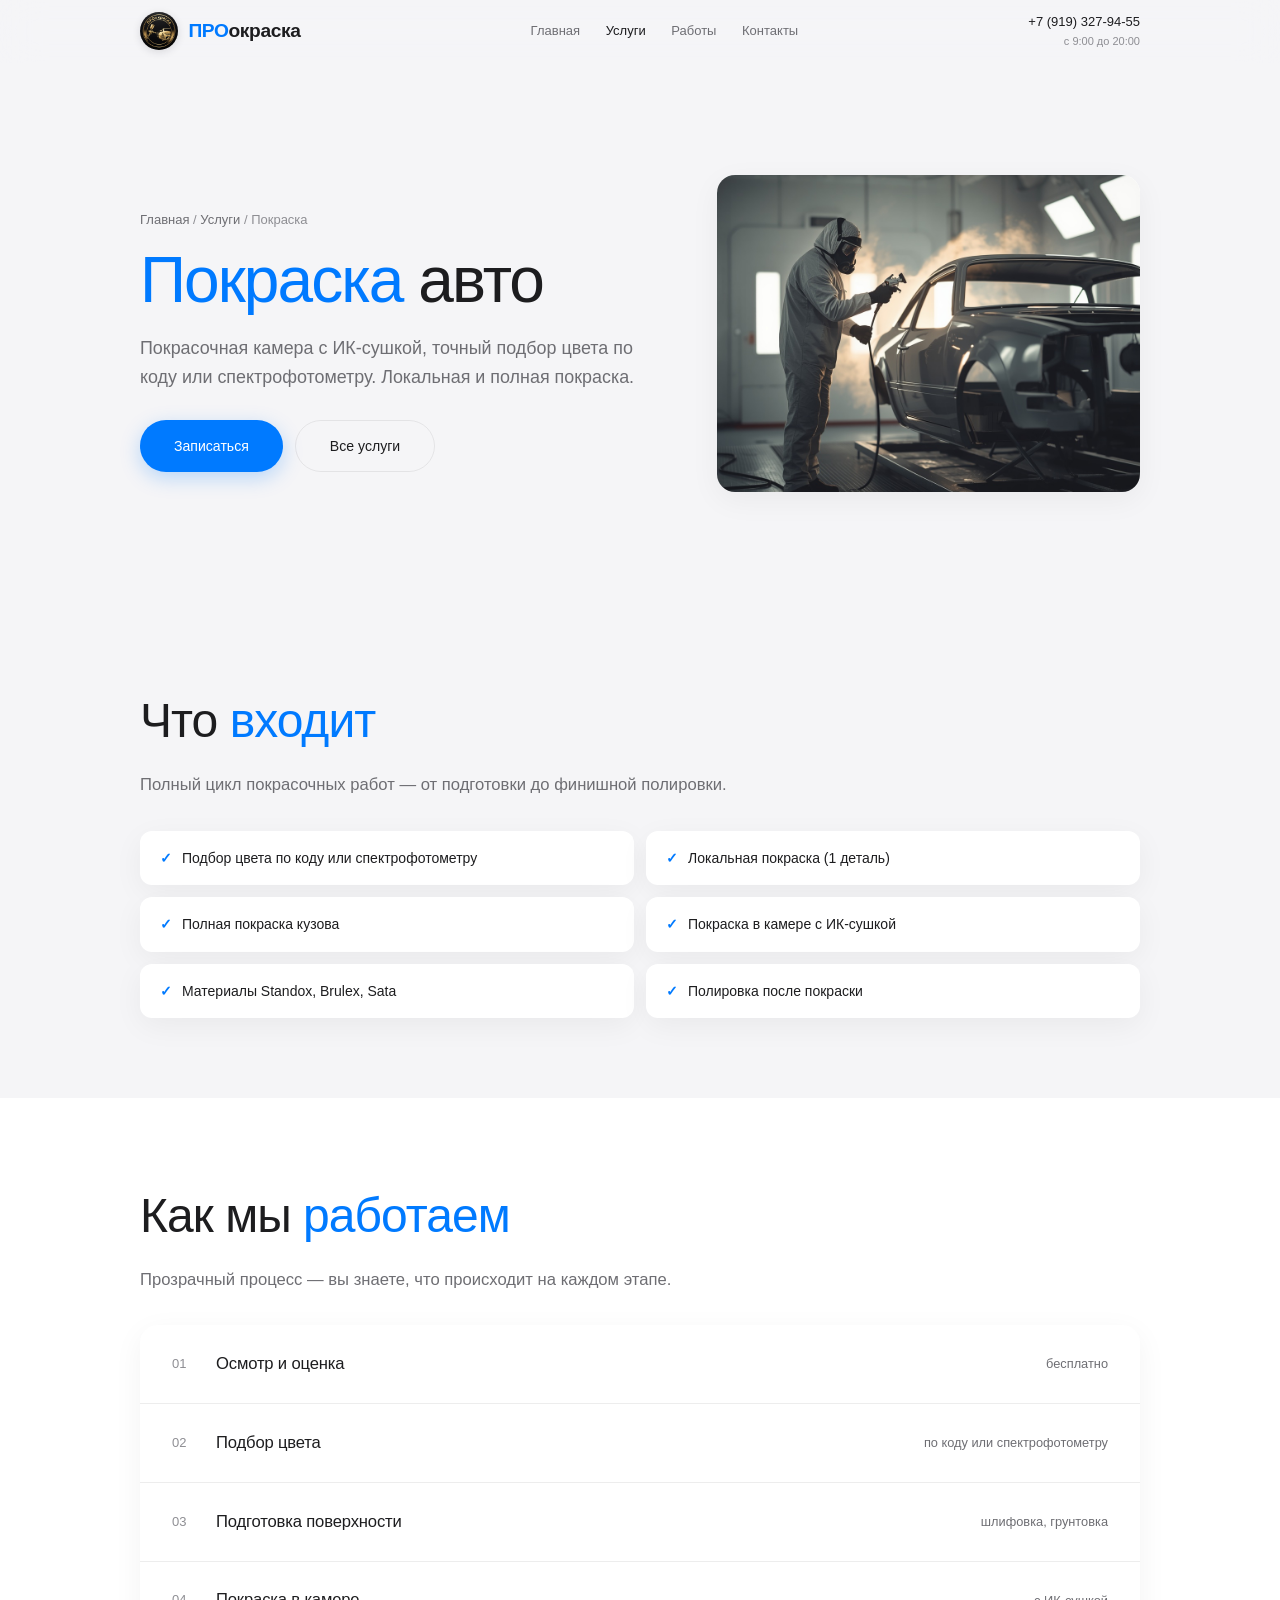
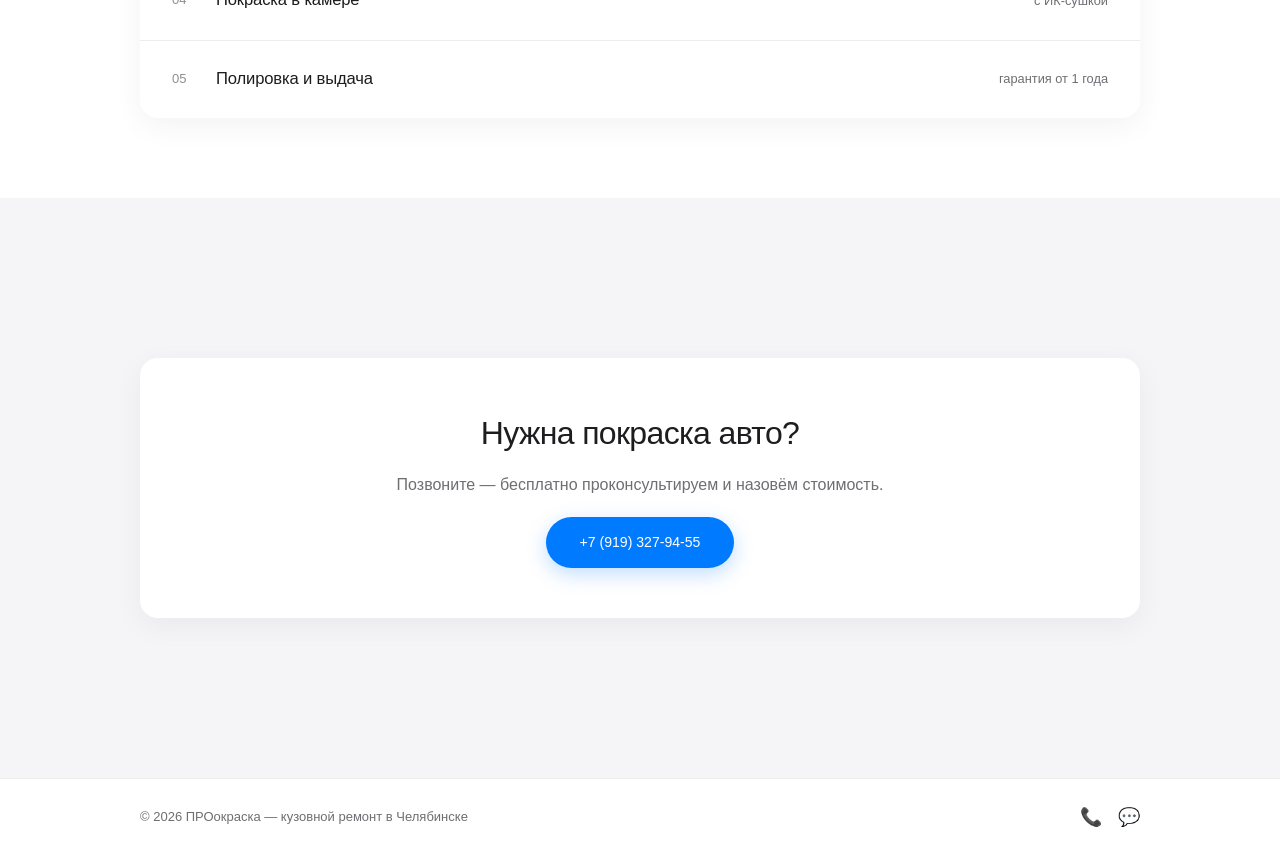
<file: pokraska.html>
<!DOCTYPE html>
<html lang="ru">
<head>
<meta charset="UTF-8" />
<meta name="viewport" content="width=device-width, initial-scale=1.0, viewport-fit=cover" />
<title>Покраска авто в Челябинске — ПРОокраска</title>
<meta name="description" content="Покраска автомобиля в Челябинске: камера, подбор цвета, локальная и полная покраска. Тел: +7 (919) 327-94-55." />
<link rel="icon" type="image/jpeg" href="Auto_1.JPG" />
<link rel="apple-touch-icon" href="Auto_1.JPG" />
<link rel="stylesheet" href="styles.css" />
</head>
<body>

<header class="header">
  <div class="container header-inner">
    <a class="logo" href="index.html">
      <img src="Auto_1.JPG" alt="ПРОокраска" class="logo-img" />
      <span class="logo-text"><span>ПРО</span>окраска</span>
    </a>
    <nav class="nav">
      <a href="index.html">Главная</a>
      <a href="services.html" class="active">Услуги</a>
      <a href="index.html#works">Работы</a>
      <a href="contacts.html">Контакты</a>
    </nav>
    <div class="header-phone">
      <a href="tel:+79193279455">+7 (919) 327-94-55</a>
      <small>с 9:00 до 20:00</small>
    </div>
  </div>
</header>

<section class="hero">
  <div class="container hero-grid">
    <div class="hero-content">
      <div class="breadcrumbs"><a href="index.html">Главная</a> / <a href="services.html">Услуги</a> / Покраска</div>
      <h1 style="margin-top:16px;"><span>Покраска</span> авто</h1>
      <p>Покрасочная камера с ИК-сушкой, точный подбор цвета по коду или спектрофотометру. Локальная и полная покраска.</p>
      <div class="hero-actions">
        <a href="tel:+79193279455" class="btn">Записаться</a>
        <a href="services.html" class="btn btn-outline">Все услуги</a>
      </div>
    </div>
    <div class="hero-image">
      <img src="3.JPG" alt="Покраска авто" />
    </div>
  </div>
</section>

<section class="section">
  <div class="container">
    <h2 class="section-title fade">Что <span>входит</span></h2>
    <p class="section-sub fade">Полный цикл покрасочных работ — от подготовки до финишной полировки.</p>
    <div class="feature-list fade">
      <div class="feat">Подбор цвета по коду или спектрофотометру</div>
      <div class="feat">Локальная покраска (1 деталь)</div>
      <div class="feat">Полная покраска кузова</div>
      <div class="feat">Покраска в камере с ИК-сушкой</div>
      <div class="feat">Материалы Standox, Brulex, Sata</div>
      <div class="feat">Полировка после покраски</div>
    </div>
  </div>
</section>

<section class="section section-alt">
  <div class="container">
    <h2 class="section-title fade">Как мы <span>работаем</span></h2>
    <p class="section-sub fade">Прозрачный процесс — вы знаете, что происходит на каждом этапе.</p>
    <div class="panel fade">
      <div class="panel-item"><span class="num">01</span><span class="label">Осмотр и оценка</span><span class="meta">бесплатно</span></div>
      <div class="panel-item"><span class="num">02</span><span class="label">Подбор цвета</span><span class="meta">по коду или спектрофотометру</span></div>
      <div class="panel-item"><span class="num">03</span><span class="label">Подготовка поверхности</span><span class="meta">шлифовка, грунтовка</span></div>
      <div class="panel-item"><span class="num">04</span><span class="label">Покраска в камере</span><span class="meta">с ИК-сушкой</span></div>
      <div class="panel-item"><span class="num">05</span><span class="label">Полировка и выдача</span><span class="meta">гарантия от 1 года</span></div>
    </div>
  </div>
</section>

<section class="section">
  <div class="container">
    <div class="cta fade">
      <h2>Нужна покраска авто?</h2>
      <p>Позвоните — бесплатно проконсультируем и назовём стоимость.</p>
      <a href="tel:+79193279455" class="btn">+7 (919) 327-94-55</a>
    </div>
  </div>
</section>

<footer class="footer">
  <div class="container footer-inner">
    <div>&copy; 2026 ПРОокраска — кузовной ремонт в Челябинске</div>
    <div class="footer-socials">
      <a href="tel:+79193279455">📞</a>
      <a href="https://wa.me/79193279455" target="_blank">💬</a>
    </div>
  </div>
</footer>

<script src="script.js"></script>
</body>
</html>
</file>
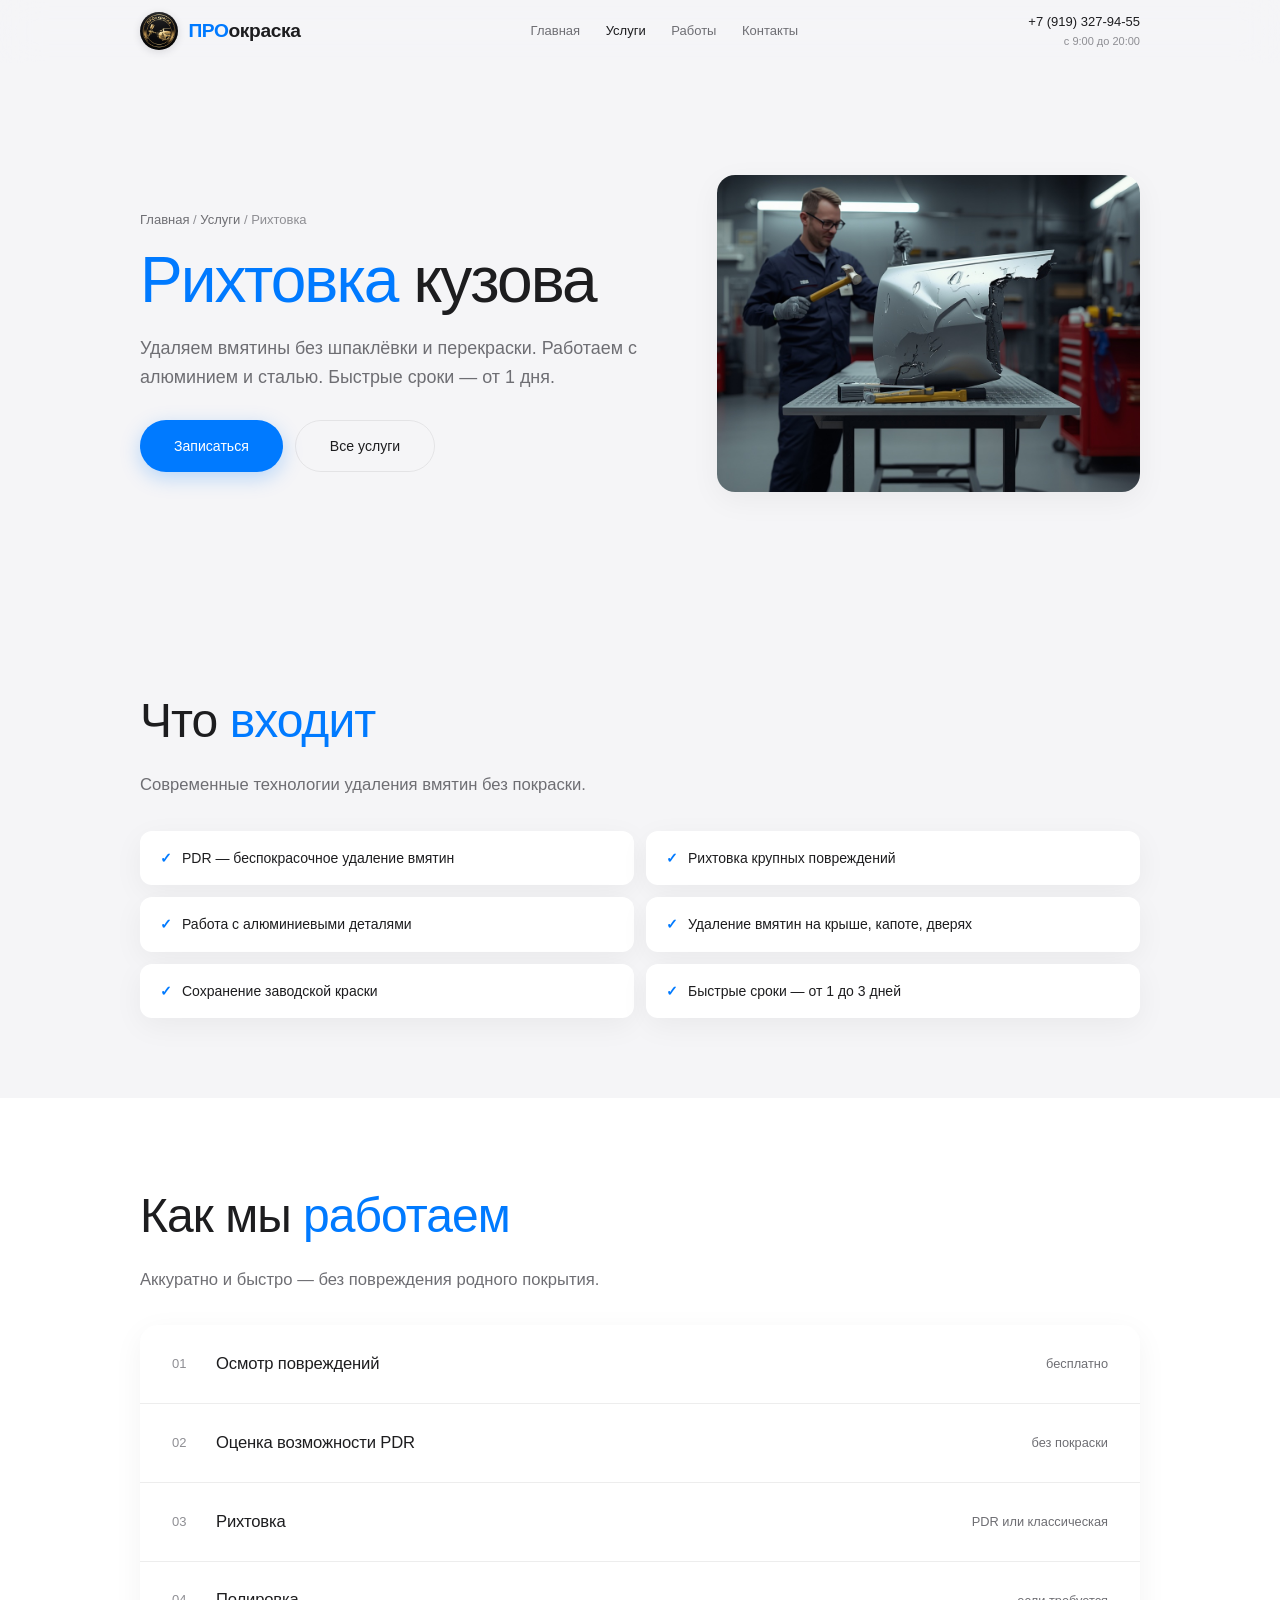
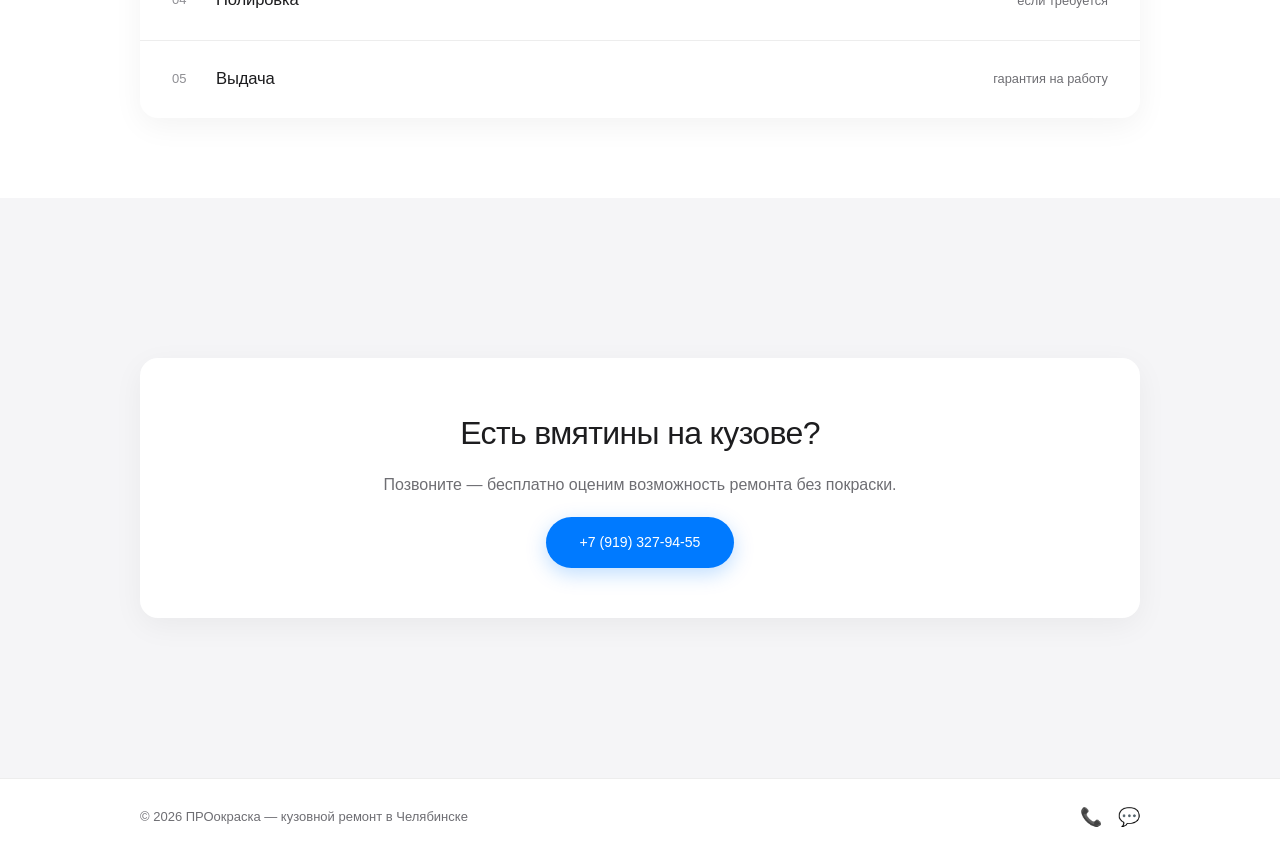
<file: rihtovka.html>
<!DOCTYPE html>
<html lang="ru">
<head>
<meta charset="UTF-8" />
<meta name="viewport" content="width=device-width, initial-scale=1.0, viewport-fit=cover" />
<title>Рихтовка кузова в Челябинске — ПРОокраска</title>
<meta name="description" content="Рихтовка кузова в Челябинске: удаление вмятин без шпаклёвки, PDR. Тел: +7 (919) 327-94-55." />
<link rel="icon" type="image/jpeg" href="Auto_1.JPG" />
<link rel="apple-touch-icon" href="Auto_1.JPG" />
<link rel="stylesheet" href="styles.css" />
</head>
<body>

<header class="header">
  <div class="container header-inner">
    <a class="logo" href="index.html">
      <img src="Auto_1.JPG" alt="ПРОокраска" class="logo-img" />
      <span class="logo-text"><span>ПРО</span>окраска</span>
    </a>
    <nav class="nav">
      <a href="index.html">Главная</a>
      <a href="services.html" class="active">Услуги</a>
      <a href="index.html#works">Работы</a>
      <a href="contacts.html">Контакты</a>
    </nav>
    <div class="header-phone">
      <a href="tel:+79193279455">+7 (919) 327-94-55</a>
      <small>с 9:00 до 20:00</small>
    </div>
  </div>
</header>

<section class="hero">
  <div class="container hero-grid">
    <div class="hero-content">
      <div class="breadcrumbs"><a href="index.html">Главная</a> / <a href="services.html">Услуги</a> / Рихтовка</div>
      <h1 style="margin-top:16px;"><span>Рихтовка</span> кузова</h1>
      <p>Удаляем вмятины без шпаклёвки и перекраски. Работаем с алюминием и сталью. Быстрые сроки — от 1 дня.</p>
      <div class="hero-actions">
        <a href="tel:+79193279455" class="btn">Записаться</a>
        <a href="services.html" class="btn btn-outline">Все услуги</a>
      </div>
    </div>
    <div class="hero-image">
      <img src="6.JPG" alt="Рихтовка кузова" />
    </div>
  </div>
</section>

<section class="section">
  <div class="container">
    <h2 class="section-title fade">Что <span>входит</span></h2>
    <p class="section-sub fade">Современные технологии удаления вмятин без покраски.</p>
    <div class="feature-list fade">
      <div class="feat">PDR — беспокрасочное удаление вмятин</div>
      <div class="feat">Рихтовка крупных повреждений</div>
      <div class="feat">Работа с алюминиевыми деталями</div>
      <div class="feat">Удаление вмятин на крыше, капоте, дверях</div>
      <div class="feat">Сохранение заводской краски</div>
      <div class="feat">Быстрые сроки — от 1 до 3 дней</div>
    </div>
  </div>
</section>

<section class="section section-alt">
  <div class="container">
    <h2 class="section-title fade">Как мы <span>работаем</span></h2>
    <p class="section-sub fade">Аккуратно и быстро — без повреждения родного покрытия.</p>
    <div class="panel fade">
      <div class="panel-item"><span class="num">01</span><span class="label">Осмотр повреждений</span><span class="meta">бесплатно</span></div>
      <div class="panel-item"><span class="num">02</span><span class="label">Оценка возможности PDR</span><span class="meta">без покраски</span></div>
      <div class="panel-item"><span class="num">03</span><span class="label">Рихтовка</span><span class="meta">PDR или классическая</span></div>
      <div class="panel-item"><span class="num">04</span><span class="label">Полировка</span><span class="meta">если требуется</span></div>
      <div class="panel-item"><span class="num">05</span><span class="label">Выдача</span><span class="meta">гарантия на работу</span></div>
    </div>
  </div>
</section>

<section class="section">
  <div class="container">
    <div class="cta fade">
      <h2>Есть вмятины на кузове?</h2>
      <p>Позвоните — бесплатно оценим возможность ремонта без покраски.</p>
      <a href="tel:+79193279455" class="btn">+7 (919) 327-94-55</a>
    </div>
  </div>
</section>

<footer class="footer">
  <div class="container footer-inner">
    <div>&copy; 2026 ПРОокраска — кузовной ремонт в Челябинске</div>
    <div class="footer-socials">
      <a href="tel:+79193279455">📞</a>
      <a href="https://wa.me/79193279455" target="_blank">💬</a>
    </div>
  </div>
</footer>

<script src="script.js"></script>
</body>
</html>
</file>
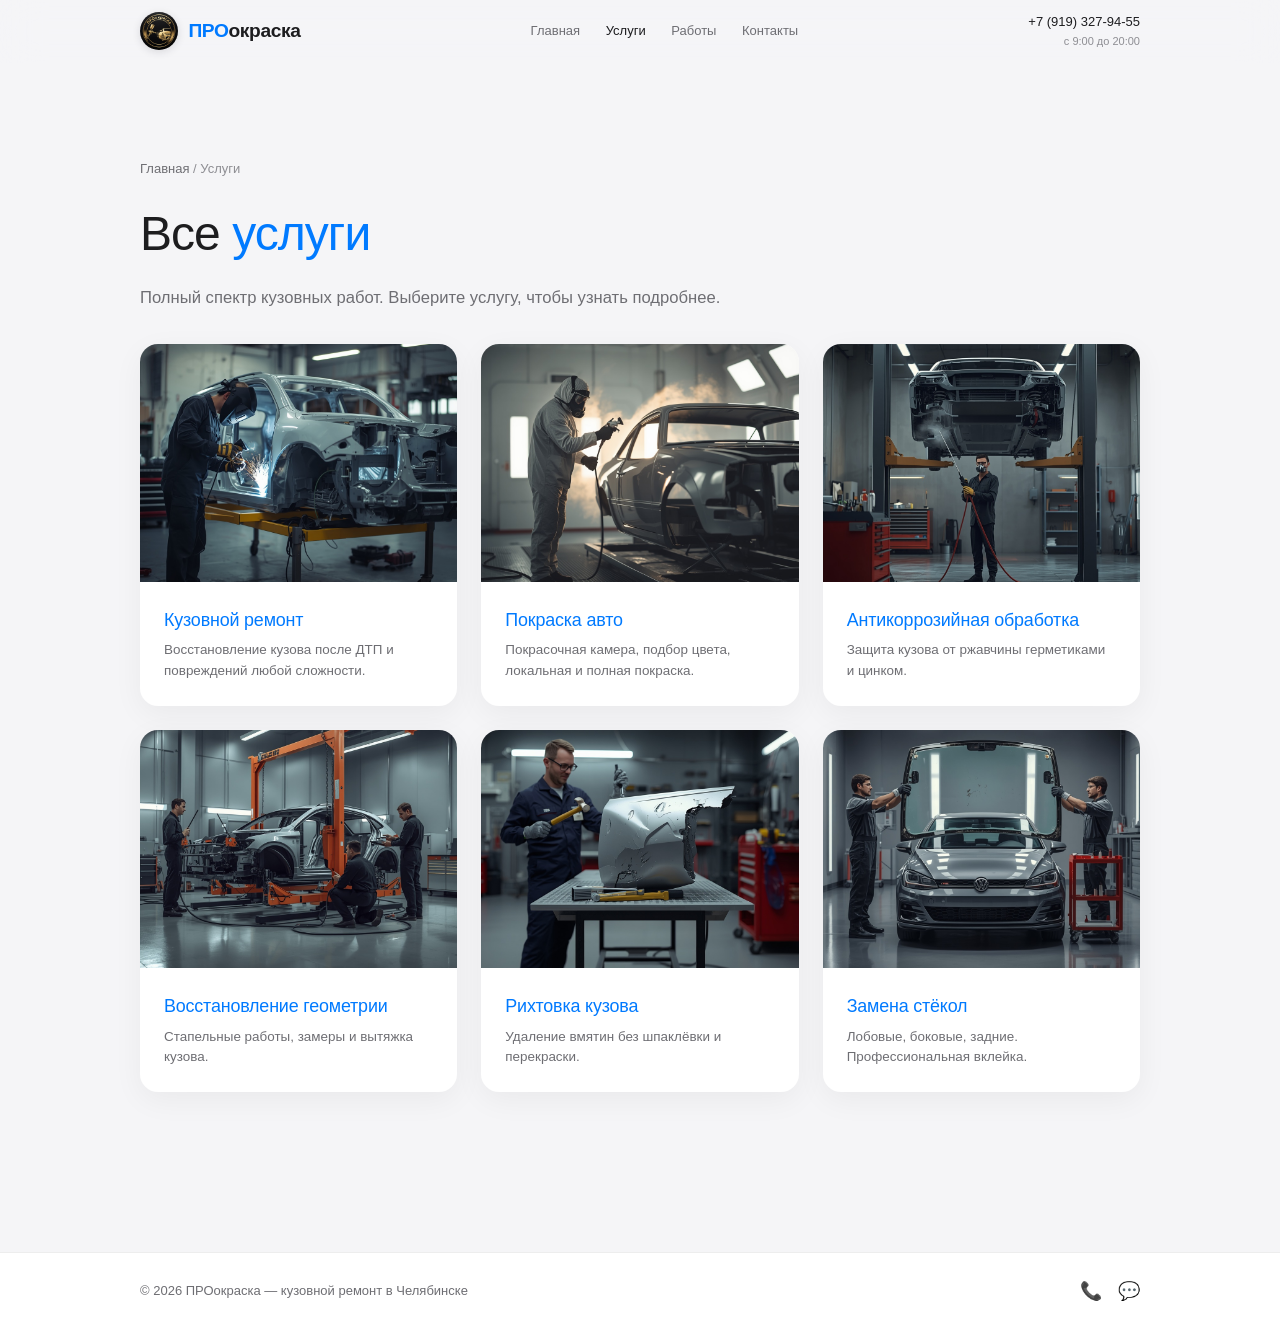
<file: services.html>
<!DOCTYPE html>
<html lang="ru">
<head>
<meta charset="UTF-8" />
<meta name="viewport" content="width=device-width, initial-scale=1.0, viewport-fit=cover" />
<title>Услуги — ПРОокраска</title>
<meta name="description" content="Все услуги кузовного ремонта в Челябинске: кузовной ремонт, покраска, антикор, геометрия, рихтовка, замена стёкол." />
<link rel="icon" type="image/jpeg" href="Auto_1.JPG" />
<link rel="apple-touch-icon" href="Auto_1.JPG" />
<link rel="stylesheet" href="styles.css" />
</head>
<body>

<header class="header">
  <div class="container header-inner">
    <a class="logo" href="index.html">
      <img src="Auto_1.JPG" alt="ПРОокраска" class="logo-img" />
      <span class="logo-text"><span>ПРО</span>окраска</span>
    </a>
    <nav class="nav">
      <a href="index.html">Главная</a>
      <a href="services.html" class="active">Услуги</a>
      <a href="index.html#works">Работы</a>
      <a href="contacts.html">Контакты</a>
    </nav>
    <div class="header-phone">
      <a href="tel:+79193279455">+7 (919) 327-94-55</a>
      <small>с 9:00 до 20:00</small>
    </div>
  </div>
</header>

<section class="section">
  <div class="container">
    <div class="breadcrumbs"><a href="index.html">Главная</a> / Услуги</div>
    <h1 class="section-title fade" style="margin-top:16px;">Все <span>услуги</span></h1>
    <p class="section-sub fade">Полный спектр кузовных работ. Выберите услугу, чтобы узнать подробнее.</p>

    <div class="grid-3">
      <a class="card fade fade-delay-1" href="kuzov.html">
        <img src="2.JPG" alt="Кузовной ремонт" />
        <div class="card-body">
          <h3>Кузовной ремонт</h3>
          <p>Восстановление кузова после ДТП и повреждений любой сложности.</p>
        </div>
      </a>
      <a class="card fade fade-delay-2" href="pokraska.html">
        <img src="3.JPG" alt="Покраска" />
        <div class="card-body">
          <h3>Покраска авто</h3>
          <p>Покрасочная камера, подбор цвета, локальная и полная покраска.</p>
        </div>
      </a>
      <a class="card fade fade-delay-3" href="antikor.html">
        <img src="4.JPG" alt="Антикор" />
        <div class="card-body">
          <h3>Антикоррозийная обработка</h3>
          <p>Защита кузова от ржавчины герметиками и цинком.</p>
        </div>
      </a>
      <a class="card fade fade-delay-1" href="geometriya.html">
        <img src="5.JPG" alt="Геометрия" />
        <div class="card-body">
          <h3>Восстановление геометрии</h3>
          <p>Стапельные работы, замеры и вытяжка кузова.</p>
        </div>
      </a>
      <a class="card fade fade-delay-2" href="rihtovka.html">
        <img src="6.JPG" alt="Рихтовка" />
        <div class="card-body">
          <h3>Рихтовка кузова</h3>
          <p>Удаление вмятин без шпаклёвки и перекраски.</p>
        </div>
      </a>
      <a class="card fade fade-delay-3" href="stekla.html">
        <img src="7.JPG" alt="Замена стёкол" />
        <div class="card-body">
          <h3>Замена стёкол</h3>
          <p>Лобовые, боковые, задние. Профессиональная вклейка.</p>
        </div>
      </a>
    </div>
  </div>
</section>

<footer class="footer">
  <div class="container footer-inner">
    <div>&copy; 2026 ПРОокраска — кузовной ремонт в Челябинске</div>
    <div class="footer-socials">
      <a href="tel:+79193279455">📞</a>
      <a href="https://wa.me/79193279455" target="_blank">💬</a>
    </div>
  </div>
</footer>

<script src="script.js"></script>
</body>
</html>
</file>
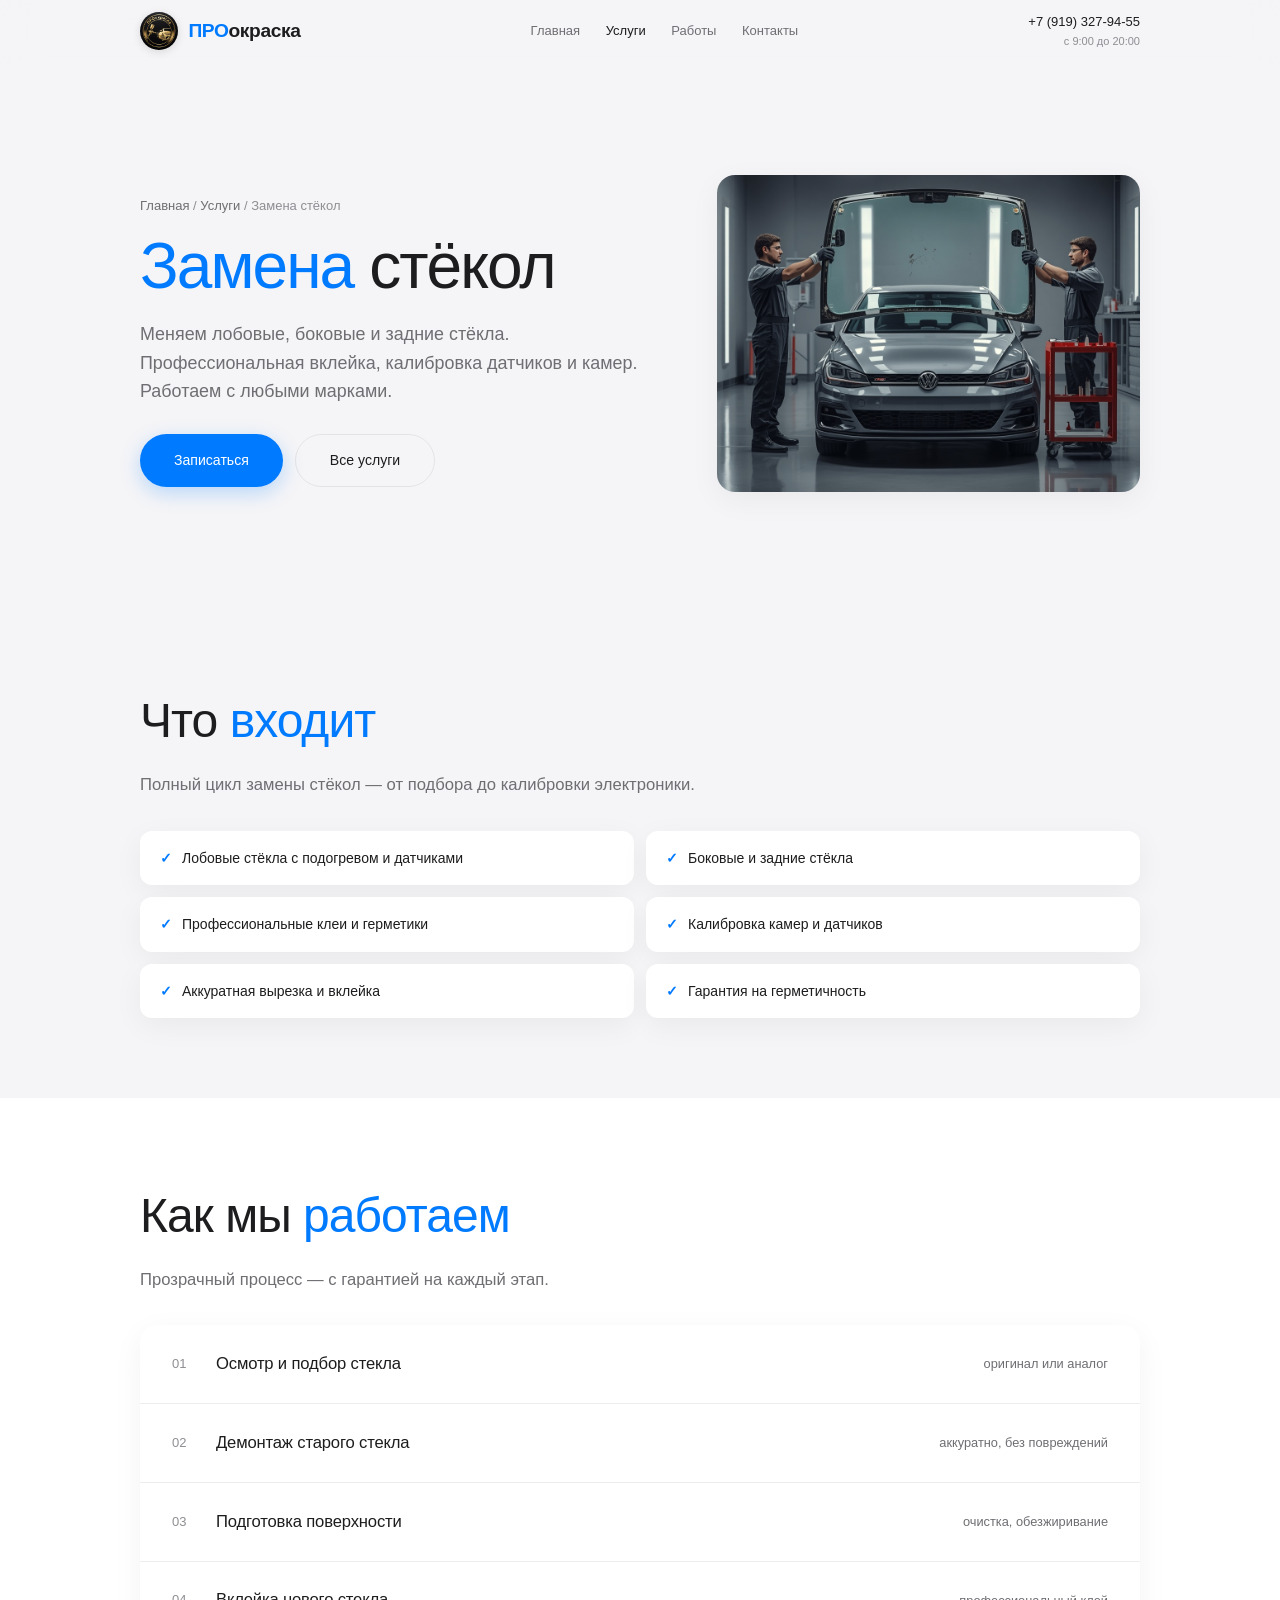
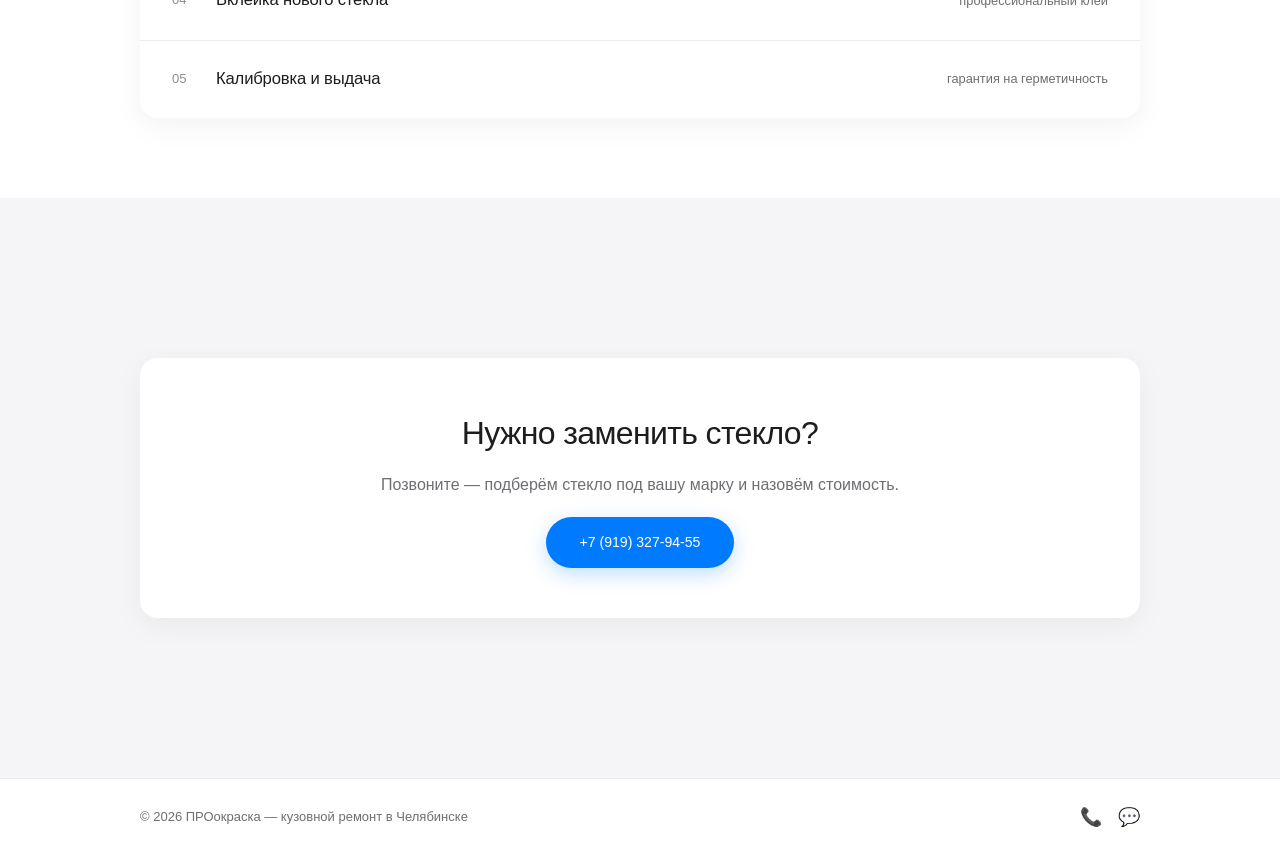
<file: stekla.html>
<!DOCTYPE html>
<html lang="ru">
<head>
<meta charset="UTF-8" />
<meta name="viewport" content="width=device-width, initial-scale=1.0, viewport-fit=cover" />
<title>Замена стёкол в Челябинске — ПРОокраска</title>
<meta name="description" content="Замена лобовых, боковых и задних стёкол автомобиля в Челябинске. Тел: +7 (919) 327-94-55." />
<link rel="icon" type="image/jpeg" href="Auto_1.JPG" />
<link rel="apple-touch-icon" href="Auto_1.JPG" />
<link rel="stylesheet" href="styles.css" />
</head>
<body>

<header class="header">
  <div class="container header-inner">
    <a class="logo" href="index.html">
      <img src="Auto_1.JPG" alt="ПРОокраска" class="logo-img" />
      <span class="logo-text"><span>ПРО</span>окраска</span>
    </a>
    <nav class="nav">
      <a href="index.html">Главная</a>
      <a href="services.html" class="active">Услуги</a>
      <a href="index.html#works">Работы</a>
      <a href="contacts.html">Контакты</a>
    </nav>
    <div class="header-phone">
      <a href="tel:+79193279455">+7 (919) 327-94-55</a>
      <small>с 9:00 до 20:00</small>
    </div>
  </div>
</header>

<section class="hero">
  <div class="container hero-grid">
    <div class="hero-content">
      <div class="breadcrumbs"><a href="index.html">Главная</a> / <a href="services.html">Услуги</a> / Замена стёкол</div>
      <h1 style="margin-top:16px;"><span>Замена</span> стёкол</h1>
      <p>Меняем лобовые, боковые и задние стёкла. Профессиональная вклейка, калибровка датчиков и камер. Работаем с любыми марками.</p>
      <div class="hero-actions">
        <a href="tel:+79193279455" class="btn">Записаться</a>
        <a href="services.html" class="btn btn-outline">Все услуги</a>
      </div>
    </div>
    <div class="hero-image">
      <img src="7.JPG" alt="Замена стёкол" />
    </div>
  </div>
</section>

<section class="section">
  <div class="container">
    <h2 class="section-title fade">Что <span>входит</span></h2>
    <p class="section-sub fade">Полный цикл замены стёкол — от подбора до калибровки электроники.</p>
    <div class="feature-list fade">
      <div class="feat">Лобовые стёкла с подогревом и датчиками</div>
      <div class="feat">Боковые и задние стёкла</div>
      <div class="feat">Профессиональные клеи и герметики</div>
      <div class="feat">Калибровка камер и датчиков</div>
      <div class="feat">Аккуратная вырезка и вклейка</div>
      <div class="feat">Гарантия на герметичность</div>
    </div>
  </div>
</section>

<section class="section section-alt">
  <div class="container">
    <h2 class="section-title fade">Как мы <span>работаем</span></h2>
    <p class="section-sub fade">Прозрачный процесс — с гарантией на каждый этап.</p>
    <div class="panel fade">
      <div class="panel-item"><span class="num">01</span><span class="label">Осмотр и подбор стекла</span><span class="meta">оригинал или аналог</span></div>
      <div class="panel-item"><span class="num">02</span><span class="label">Демонтаж старого стекла</span><span class="meta">аккуратно, без повреждений</span></div>
      <div class="panel-item"><span class="num">03</span><span class="label">Подготовка поверхности</span><span class="meta">очистка, обезжиривание</span></div>
      <div class="panel-item"><span class="num">04</span><span class="label">Вклейка нового стекла</span><span class="meta">профессиональный клей</span></div>
      <div class="panel-item"><span class="num">05</span><span class="label">Калибровка и выдача</span><span class="meta">гарантия на герметичность</span></div>
    </div>
  </div>
</section>

<section class="section">
  <div class="container">
    <div class="cta fade">
      <h2>Нужно заменить стекло?</h2>
      <p>Позвоните — подберём стекло под вашу марку и назовём стоимость.</p>
      <a href="tel:+79193279455" class="btn">+7 (919) 327-94-55</a>
    </div>
  </div>
</section>

<footer class="footer">
  <div class="container footer-inner">
    <div>&copy; 2026 ПРОокраска — кузовной ремонт в Челябинске</div>
    <div class="footer-socials">
      <a href="tel:+79193279455">📞</a>
      <a href="https://wa.me/79193279455" target="_blank">💬</a>
    </div>
  </div>
</footer>

<script src="script.js"></script>
</body>
</html>
</file>
<file: styles.css>
:root {
  --ground: #f5f5f7;
  --surface: #ffffff;
  --text: #1d1d1f;
  --text-secondary: #6e6e73;
  --text-tertiary: #8e8e93;
  --accent: #007aff;
  --accent-hover: #005bbf;
  --hairline: rgba(0,0,0,0.07);
  --radius-lg: 18px;
  --radius-sm: 12px;
  --shadow-soft: 0 8px 30px rgba(0,0,0,0.05);
  --shadow-hover: 0 20px 50px rgba(0,0,0,0.12);
  --font: -apple-system, BlinkMacSystemFont, "SF Pro Display", "SF Pro Text", "PingFang SC", "Helvetica Neue", sans-serif;
  --max-w: 1080px;
  --spacer: clamp(40px, 8vw, 80px);
}
@media (prefers-color-scheme: dark) {
  :root {
    --ground: #1c1c1e; --surface: #2c2c2e;
    --text: #f5f5f7; --text-secondary: #aeaeb2; --text-tertiary: #8e8e93;
    --hairline: rgba(255,255,255,0.08);
    --shadow-soft: 0 8px 30px rgba(0,0,0,0.4);
    --shadow-hover: 0 20px 50px rgba(0,0,0,0.6);
  }
}
* { margin:0; padding:0; box-sizing:border-box; }
html { scroll-behavior: smooth; }
body {
  font-family: var(--font); background: var(--ground); color: var(--text);
  line-height: 1.6; -webkit-font-smoothing: antialiased;
  transition: background 0.4s, color 0.4s;
}
.container { max-width: var(--max-w); margin: 0 auto; padding: 0 clamp(16px,4vw,40px); }
a { color: var(--accent); text-decoration: none; }
a:hover { color: var(--accent-hover); }

.header {
  position: sticky; top:0; z-index:100; padding:12px 0;
  background: rgba(245,245,247,0.75);
  backdrop-filter: blur(20px) saturate(180%);
  -webkit-backdrop-filter: blur(20px) saturate(180%);
  border-bottom: 1px solid transparent;
  transition: background 0.4s, border-color 0.4s, box-shadow 0.4s;
}
.header.scrolled {
  background: rgba(245,245,247,0.9);
  border-bottom-color: var(--hairline);
  box-shadow: 0 1px 12px rgba(0,0,0,0.03);
}
@media (prefers-color-scheme: dark) {
  .header { background: rgba(28,28,30,0.75); }
  .header.scrolled { background: rgba(28,28,30,0.9); }
}
.header-inner {
  display:flex; align-items:center; justify-content:space-between;
  gap:12px 20px; flex-wrap:wrap;
}
.logo {
  font-size: clamp(18px,1.5vw,22px); font-weight:600;
  letter-spacing:-0.02em; color:var(--text);
  display:flex; align-items:center; gap:10px;
  text-decoration: none;
}
.logo:hover { color: var(--text); }
.logo-img {
  width: clamp(34px, 3vw, 42px);
  height: clamp(34px, 3vw, 42px);
  border-radius: 50%;
  object-fit: cover;
  flex-shrink: 0;
  box-shadow: 0 2px 8px rgba(0,0,0,0.12);
  background: #000;
  transition: transform 0.2s;
}
.logo:hover .logo-img { transform: scale(1.05); }
.logo-text { display: inline-block; }
.logo-text span { color: var(--accent); }
.nav { display:flex; gap: clamp(14px,2vw,26px); }
.nav a {
  color: var(--text-secondary); font-size: clamp(13px,1vw,15px);
  transition: color 0.2s;
}
.nav a:hover, .nav a.active { color: var(--text); }
.header-phone { font-size: clamp(13px,1vw,15px); font-weight:500; text-align:right; }
.header-phone a { color: var(--text); }
.header-phone small { display:block; font-size:11px; font-weight:400; color: var(--text-tertiary); }

.hero { padding: var(--spacer) 0; min-height: 60vh; display:flex; align-items:center; }
.hero-grid { display:grid; grid-template-columns: 1.1fr 0.9fr; gap: clamp(30px,5vw,60px); align-items:center; width:100%; }
.hero-content { opacity:0; transform: translateY(30px); animation: fadeUp 0.9s 0.2s forwards; }
@keyframes fadeUp { to { opacity:1; transform: translateY(0); } }
.hero h1 {
  font-size: clamp(38px,6.5vw,64px); font-weight:500;
  letter-spacing:-0.03em; line-height:1.05; margin-bottom:20px;
}
.hero h1 span { color: var(--accent); }
.hero p { font-size: clamp(16px,1.4vw,20px); color: var(--text-secondary); max-width:520px; margin-bottom:28px; }
.hero-actions { display:flex; gap:12px; flex-wrap:wrap; }
.hero-image {
  background: var(--surface); border-radius: var(--radius-lg);
  box-shadow: var(--shadow-soft); overflow:hidden; aspect-ratio:4/3;
  opacity:0; transform: scale(0.95); animation: scaleIn 0.9s 0.4s forwards;
  transition: box-shadow 0.4s;
}
.hero-image:hover { box-shadow: var(--shadow-hover); }
@keyframes scaleIn { to { opacity:1; transform: scale(1); } }
.hero-image img { width:100%; height:100%; object-fit:cover; display:block; transition: transform 0.6s; }
.hero-image:hover img { transform: scale(1.03); }

.btn {
  display:inline-flex; align-items:center; gap:8px;
  padding: clamp(11px,1.2vw,14px) clamp(24px,3vw,34px);
  border-radius: 980px; font-size: clamp(14px,1.1vw,16px);
  font-weight:500; background: var(--accent); color:#fff;
  border:none; cursor:pointer;
  transition: transform 0.15s cubic-bezier(0.34,1.56,0.64,1), box-shadow 0.3s, background 0.2s;
  box-shadow: 0 6px 20px rgba(0,122,255,0.25);
}
.btn:hover {
  background: var(--accent-hover); transform: scale(1.03);
  box-shadow: 0 10px 30px rgba(0,122,255,0.35); color:#fff;
}
.btn:active { transform: scale(0.96); }
.btn-outline { background: transparent; color: var(--text); box-shadow:none; border:1px solid var(--hairline); }
.btn-outline:hover { background: rgba(0,0,0,0.04); color: var(--text); transform: scale(1.03); box-shadow:none; }
@media (prefers-color-scheme: dark) { .btn-outline:hover { background: rgba(255,255,255,0.06); } }

.section { padding: var(--spacer) 0; }
.section-alt { background: var(--surface); }
.section-title { font-size: clamp(28px,4.5vw,48px); font-weight:500; letter-spacing:-0.02em; margin-bottom:12px; }
.section-title span { color: var(--accent); }
.section-sub { font-size: clamp(15px,1.3vw,18px); color: var(--text-secondary); margin-bottom:32px; max-width:620px; }

.panel {
  background: var(--surface); border-radius: var(--radius-lg);
  box-shadow: var(--shadow-soft); overflow:hidden;
  transition: box-shadow 0.4s;
}
.panel:hover { box-shadow: var(--shadow-hover); }
.panel-item {
  padding: clamp(18px,2vw,26px) clamp(20px,2.5vw,32px);
  border-bottom:1px solid var(--hairline);
  display:flex; align-items:center; gap:16px; flex-wrap:wrap;
  transition: background 0.2s; color: inherit;
}
.panel-item:hover { background: rgba(0,122,255,0.04); }
@media (prefers-color-scheme: dark) { .panel-item:hover { background: rgba(0,122,255,0.1); } }
.panel-item:last-child { border-bottom:none; }
.panel-item .num { width:28px; flex-shrink:0; font-size:13px; color:var(--text-tertiary); font-variant-numeric: tabular-nums; }
.panel-item .label { flex:1; min-width:180px; font-size: clamp(15px,1.3vw,18px); font-weight:500; letter-spacing:-0.01em; }
.panel-item .meta { font-size: clamp(12px,1vw,14px); color: var(--text-secondary); }
.panel-item .action { font-size: clamp(13px,1vw,15px); color: var(--accent); font-weight:500; white-space:nowrap; }
.panel-item .action::after { content: ' →'; display:inline-block; transition: transform 0.2s; }
.panel-item:hover .action::after { transform: translateX(4px); }

.grid-2 { display:grid; grid-template-columns: 1fr 1fr; gap: clamp(16px,2vw,24px); }
.grid-3 { display:grid; grid-template-columns: repeat(3,1fr); gap: clamp(16px,2vw,24px); }
.card {
  background: var(--surface); border-radius: var(--radius-lg);
  overflow:hidden; box-shadow: var(--shadow-soft);
  transition: transform 0.3s, box-shadow 0.3s;
  display:flex; flex-direction:column;
}
.card:hover { transform: translateY(-6px); box-shadow: var(--shadow-hover); }
.card img { width:100%; aspect-ratio:4/3; object-fit:cover; display:block; }
.card-body { padding: clamp(18px,2vw,24px); }
.card-body h3 { font-size: clamp(16px,1.4vw,20px); font-weight:500; letter-spacing:-0.01em; margin-bottom:6px; }
.card-body p { font-size: clamp(13px,1.05vw,15px); color: var(--text-secondary); line-height:1.55; }

.gallery { display:grid; grid-template-columns: repeat(auto-fit, minmax(min(100%, 220px), 1fr)); gap: clamp(12px,1.6vw,18px); }
.gallery .item {
  aspect-ratio:1/1; background: var(--surface);
  border-radius: var(--radius-sm); overflow:hidden;
  box-shadow: var(--shadow-soft); cursor:pointer;
  transition: transform 0.3s, box-shadow 0.3s;
  opacity:0; transform: scale(0.94);
}
.gallery .item.visible { animation: popIn 0.6s forwards; }
.gallery .item:hover { transform: scale(1.03); box-shadow: var(--shadow-hover); }
@keyframes popIn { to { opacity:1; transform: scale(1); } }
.gallery .item img { width:100%; height:100%; object-fit:cover; display:block; }

.contact-grid { display:grid; grid-template-columns: 1fr 1fr; gap: clamp(24px,4vw,48px); align-items:stretch; }
.contact-card {
  background: var(--surface); border-radius: var(--radius-lg);
  box-shadow: var(--shadow-soft); padding: clamp(24px,3vw,40px);
}
.contact-card h3 { font-size: clamp(20px,1.8vw,26px); font-weight:500; letter-spacing:-0.01em; margin-bottom:16px; }
.contact-card .row {
  display:flex; justify-content:space-between; gap:16px;
  padding:12px 0; border-bottom:1px solid var(--hairline);
  font-size: clamp(14px,1.1vw,16px);
}
.contact-card .row:last-of-type { border-bottom:none; }
.contact-card .row .k { color: var(--text-secondary); }
.contact-card .row .v { color: var(--text); font-weight:500; text-align:right; }
.contact-card .row .v a { color: var(--text); }
.contact-card .row .v a:hover { color: var(--accent); }
.map {
  background: var(--surface); border-radius: var(--radius-lg);
  box-shadow: var(--shadow-soft);
  display:flex; flex-direction:column; align-items:center; justify-content:center;
  padding:20px; text-align:center; color: var(--text-secondary); font-size:14px;
  min-height: 320px;
}
.map .icon { font-size:48px; margin-bottom:8px; }

.footer {
  border-top:1px solid var(--hairline); padding:24px 0;
  background: var(--surface); margin-top: var(--spacer);
}
.footer-inner {
  display:flex; justify-content:space-between; align-items:center;
  gap:16px; flex-wrap:wrap; font-size:13px; color: var(--text-secondary);
}
.footer-socials { display:flex; gap:16px; }
.footer-socials a { color: var(--text-secondary); font-size:18px; transition: color 0.2s, transform 0.2s; }
.footer-socials a:hover { color: var(--accent); transform: translateY(-2px); }

.fade { opacity:0; transform: translateY(30px); transition: opacity 0.7s ease, transform 0.7s ease; }
.fade.visible { opacity:1; transform: translateY(0); }
.fade-delay-1 { transition-delay: 0.05s; }
.fade-delay-2 { transition-delay: 0.10s; }
.fade-delay-3 { transition-delay: 0.15s; }

.breadcrumbs { font-size:13px; color: var(--text-tertiary); padding: 16px 0 0; }
.breadcrumbs a { color: var(--text-secondary); }
.breadcrumbs a:hover { color: var(--accent); }

.feature-list { display:grid; grid-template-columns: repeat(2, 1fr); gap: 12px; margin-top: 20px; }
.feature-list .feat {
  background: var(--surface); border-radius: var(--radius-sm);
  padding: 16px 20px; box-shadow: var(--shadow-soft);
  font-size: 14px; color: var(--text);
  display:flex; align-items:flex-start; gap:10px;
}
.feature-list .feat::before {
  content:'✓'; color: var(--accent); font-weight:700; flex-shrink:0;
}

.cta {
  background: var(--surface); border-radius: var(--radius-lg);
  padding: clamp(30px,4vw,50px); text-align:center;
  box-shadow: var(--shadow-soft); margin-top: var(--spacer);
}
.cta h2 { font-size: clamp(22px,3vw,32px); font-weight:500; letter-spacing:-0.02em; margin-bottom:12px; }
.cta p { color: var(--text-secondary); margin-bottom: 20px; }

@media (max-width: 900px) {
  .hero-grid { grid-template-columns: 1fr; }
  .grid-2, .grid-3 { grid-template-columns: 1fr 1fr; }
  .contact-grid { grid-template-columns: 1fr; }
  .feature-list { grid-template-columns: 1fr; }
}
@media (max-width: 640px) {
  .nav { display:none; }
  .hero h1 { font-size: clamp(30px,9vw,42px); }
  .hero-content { text-align:center; }
  .hero-actions { justify-content: center; }
  .hero-actions .btn { width:100%; justify-content:center; }
  .grid-2, .grid-3 { grid-template-columns: 1fr; }
  .gallery { grid-template-columns: repeat(2,1fr); }
  .panel-item { flex-direction: column; align-items: stretch; gap:6px; }
  .panel-item .num { display:none; }
  .logo-img { width: 32px; height: 32px; }
}
</file>
